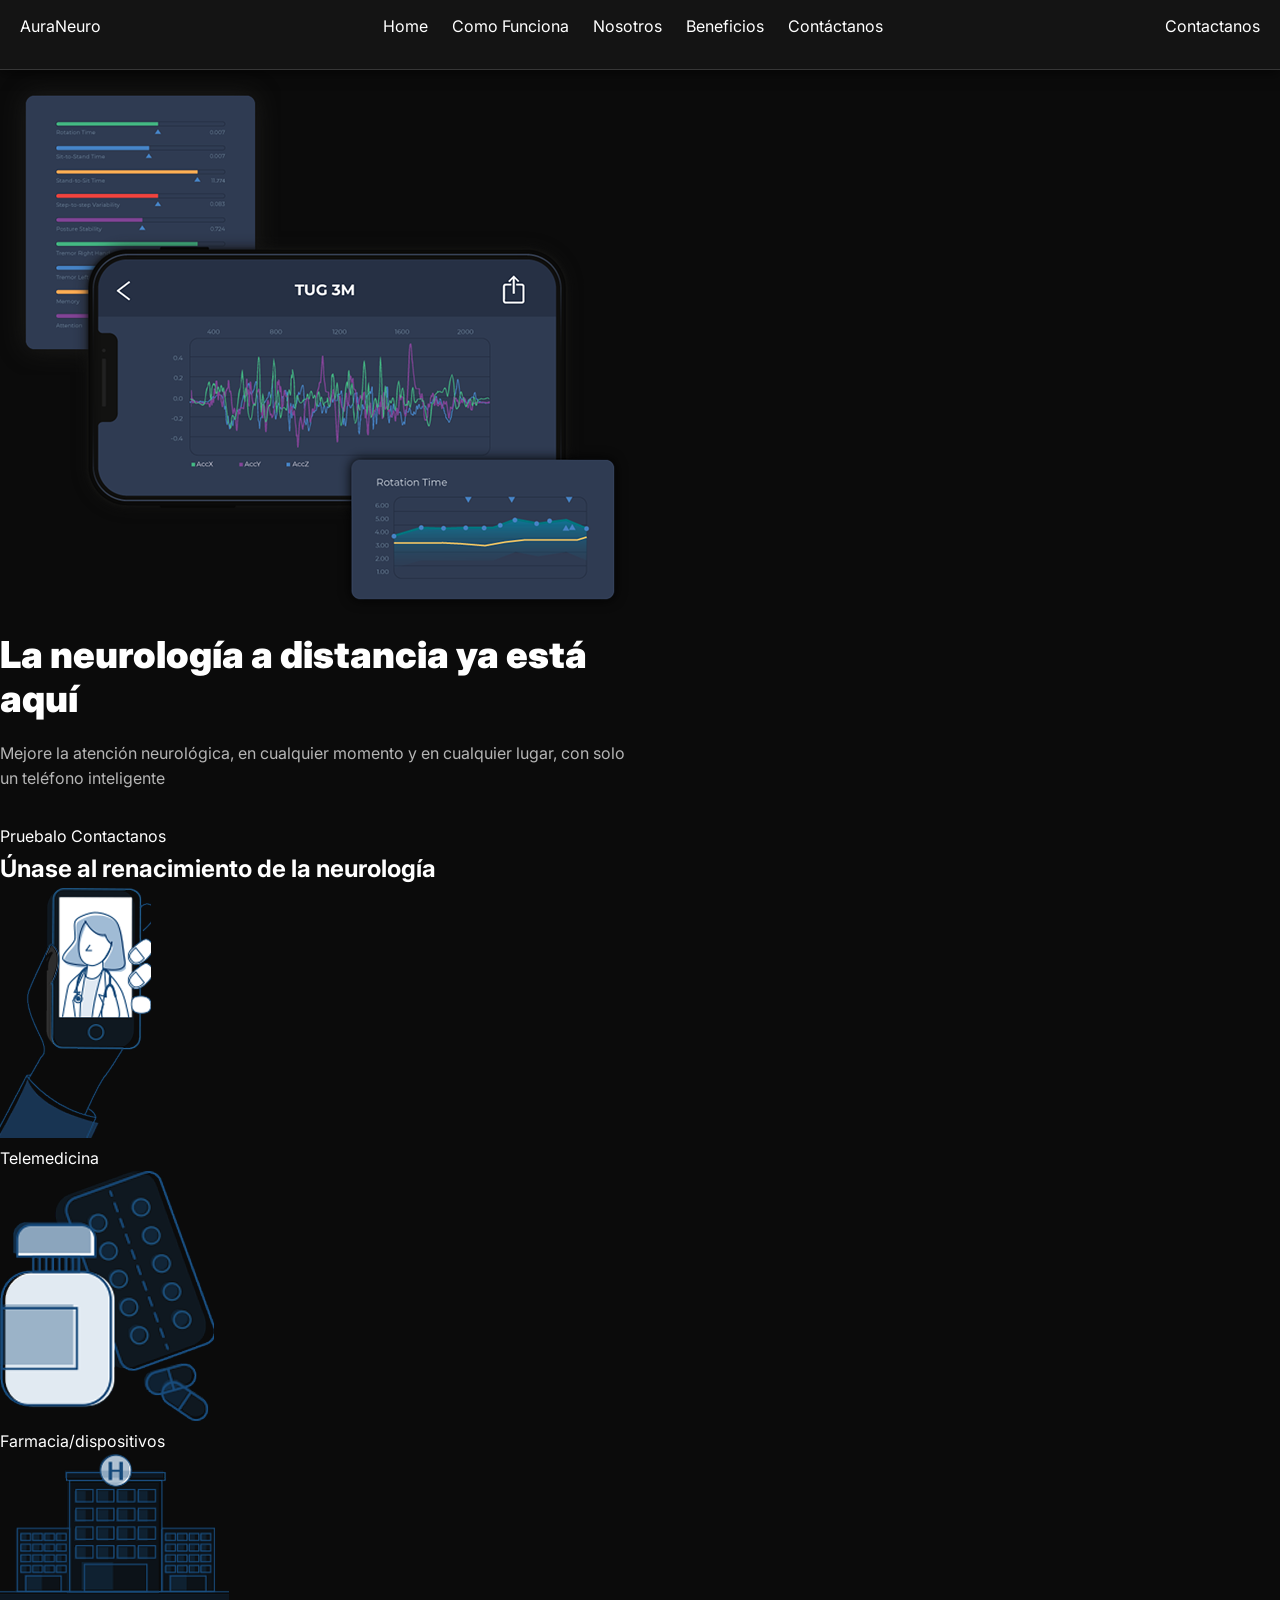
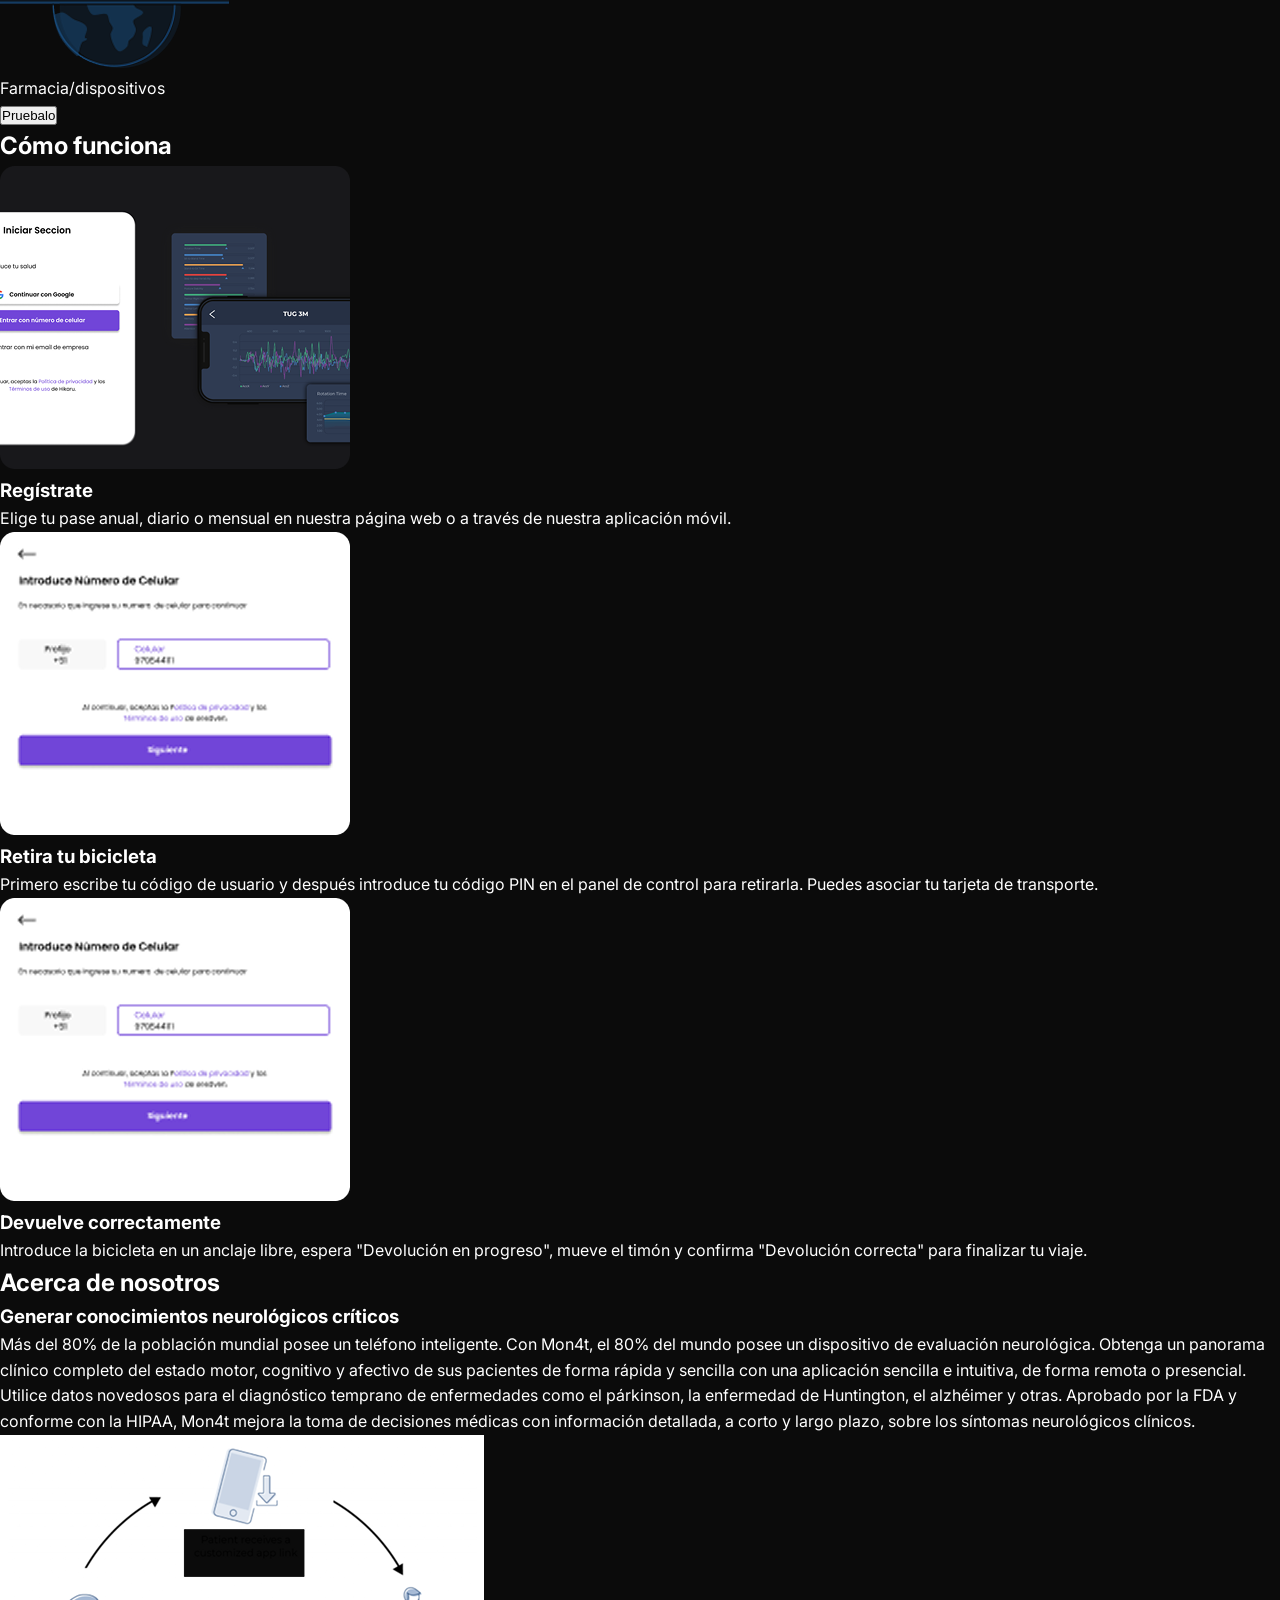
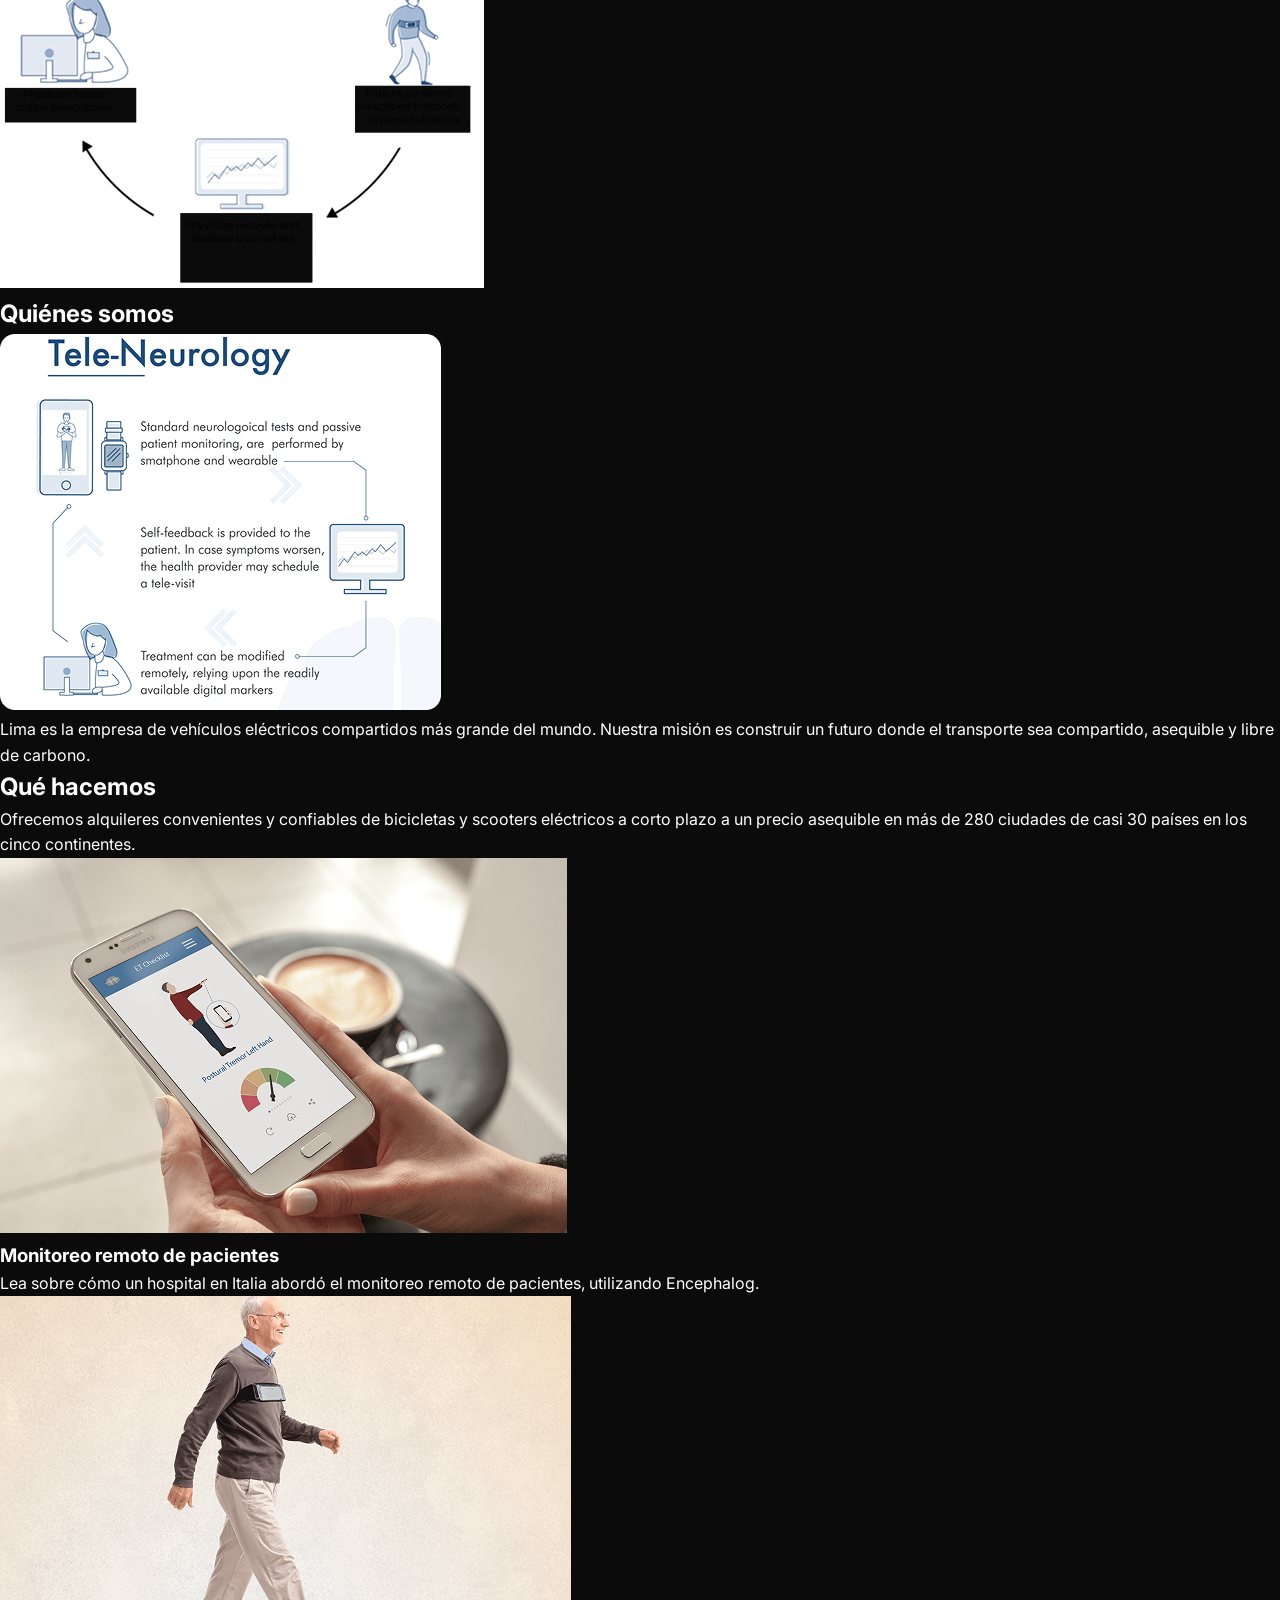
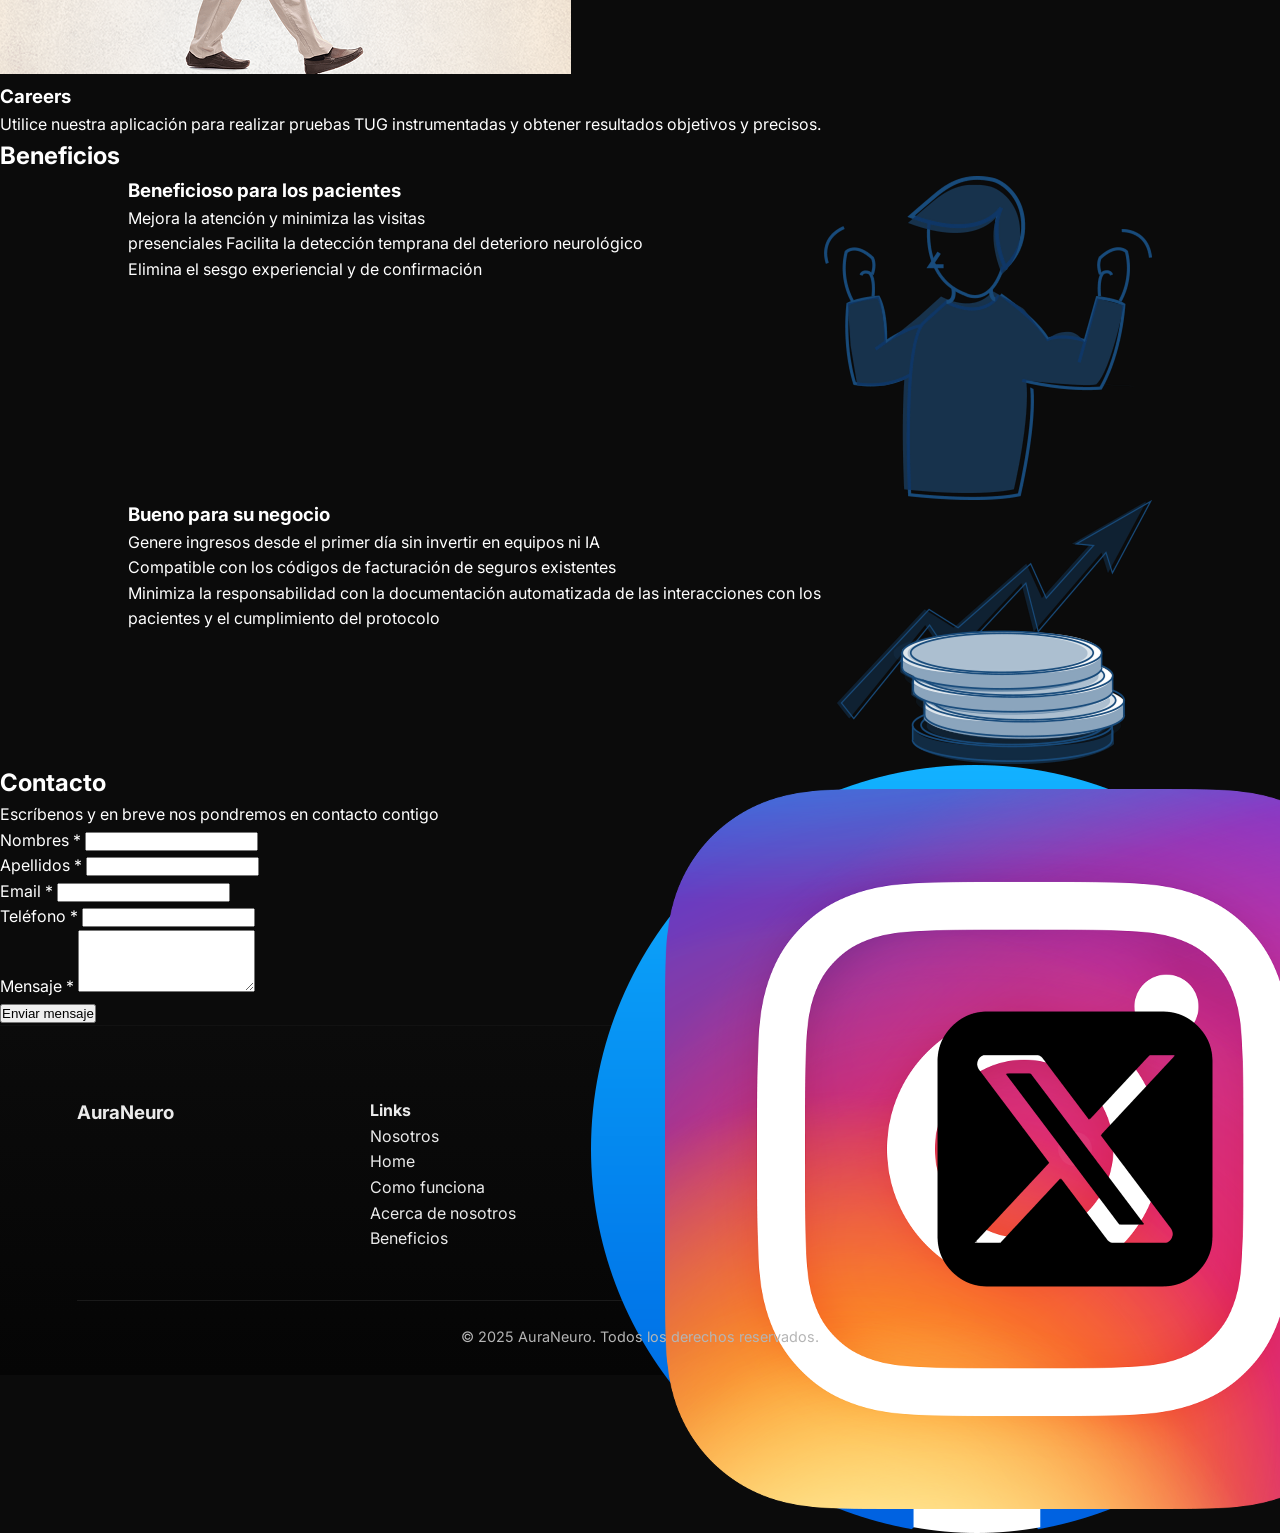
<file: Index.html>
<!doctype html>
<html lang="es">
<head>
  <meta charset="utf-8">
  <meta name="viewport" content="width=device-width, initial-scale=1">
  <title>AuraNeuro</title>
  <meta name="description" content="Página de inicio plantilla creada por ChatGPT.">
  <!-- Google Font -->
  <link rel="preconnect" href="https://fonts.gstatic.com">
  <link href="https://fonts.googleapis.com/css2?family=Inter:wght@300;400;600;700;900&display=swap" rel="stylesheet">
  <link rel="stylesheet" href="./Styles.css"></link>
</head>
<body>
  <!-- navbar -->
    <header class="navbar">
      <div class="navbar-container">
        <div class="brand">
          <a href="#">AuraNeuro</a>
        </div>

          <!-- hamburguer -->
        <button class="menu-toggle" aria-label="Abrir menú">
          &#9776;
          <!-- hamburger -->
        </button>

        <nav class="nav-links" aria-label="main-navigation">
          <ul>
            <li><a href="#Home">Home</a></li>
            <li><a href="#ComoFunciona">Como Funciona</a></li>
            <li><a href="#Nosotros">Nosotros</a></li>
            <li><a href="#Beneficios">Beneficios</a></li>
            <li><a href="#Contactanos">Contáctanos</a></li>
          </ul>
        </nav>

        <a class="download-btn" href="#Contactanos">Contactanos</a>
      </div>
    </header>

    <main>
      <!-- HERO -->
  <section class="hero" id="Home">
    <img src="./imgs/Grafics.png" class="hero-video"/>

    <!-- Contenido encima del video -->
    <div class="hero-content">
      <h1>La neurología a distancia ya está aquí</h1>
      <p>Mejore la atención neurológica, en cualquier momento y en cualquier lugar, con solo un teléfono inteligente</p>
      <div class="hero-buttons">
        <a href="#" class="btn btn-primary">Pruebalo</a>
        <a href="#" class="btn btn-outline">Contactanos</a>
      </div>
    </div>
  </section>

      <!-- vehicles Section (cards)-->
      <section class="vehicles-section" id="vehicles">
        <h2 class="title">Únase al renacimiento de la neurología</h2>
        <div class="container-vehicles">
          <div>
            <img src="./imgs/Rectangle 4 (1).png"/>
            <p>Telemedicina</p>
          </div>
          <div>
            <img src="./imgs/Rectangle 5 (1).png"/>
            <p>Farmacia/dispositivos</p>
          </div>
          <div>
            <img src="./imgs/Rectangle 6 (1).png"/>
            <p>Farmacia/dispositivos</p>
          </div>
        </div>

        <button>Pruebalo</button>
      </section>

      <!-- How it works section -->
       <section class="steps" id="ComoFunciona">
        <div class="steps-container">
          <h2>Cómo funciona</h2>
          <div class="steps-grid">
            <article class="step">
              <img src="imgs/Rectangle 17.png" alt="Registrate">
              <h3>Regístrate</h3>
              <p>Elige tu pase anual, diario o mensual en nuestra página web o a través de nuestra aplicación móvil.</p>
            </article>

            <article class="step">
              <img src="imgs/Rectangle 18.png" alt="Ingrsar numero">
              <h3>Retira tu bicicleta</h3>
              <p>Primero escribe tu código de usuario y después introduce tu código PIN en el panel de control para retirarla. Puedes asociar tu tarjeta de transporte.</p>
            </article>

            <article class="step">
              <img src="imgs/Rectangle 18.png" alt="verificar otp">
              <h3>Devuelve correctamente</h3>
              <p>Introduce la bicicleta en un anclaje libre, espera "Devolución en progreso", mueve el timón y confirma "Devolución correcta" para finalizar tu viaje.</p>
            </article>
          </div>
        </div>
       </section>

       <!-- About Section-->
        <section class="about-section" id="Nosotros">
  <h2>Acerca de nosotros</h2>
  <div class="container-about">
    <div class="about-text">
      <h3>Generar conocimientos neurológicos críticos</h3>
      <p>
        Más del 80% de la población mundial posee un teléfono inteligente. 
        Con Mon4t, el 80% del mundo posee un dispositivo de evaluación neurológica. 
        Obtenga un panorama clínico completo del estado motor, cognitivo y afectivo de sus pacientes 
        de forma rápida y sencilla con una aplicación sencilla e intuitiva, de forma remota o presencial. 
        Utilice datos novedosos para el diagnóstico temprano de enfermedades como el párkinson, 
        la enfermedad de Huntington, el alzhéimer y otras. 
        Aprobado por la FDA y conforme con la HIPAA, Mon4t mejora la toma de decisiones médicas con información detallada, 
        a corto y largo plazo, sobre los síntomas neurológicos clínicos.
      </p>
    </div>
    <div class="about-image">
      <img src="./imgs/image 10 (2).png" alt="Imagen sobre Mon4t">
    </div>
  </div>
</section>

        <!-- Who we are section -->
      <section class="about" id="about">
        <div class="about-left">
          <h2>Quiénes somos</h2>
          <div class="who-we-are">
            <img src="imgs/image 4.png" alt="TeleNeuro">
            <p>
              Lima es la empresa de vehículos eléctricos compartidos más grande del mundo. 
              Nuestra misión es construir un futuro donde el transporte sea compartido, 
              asequible y libre de carbono.
            </p>
          </div>
        </div>
        <div class="about-right">
          <h2>Qué hacemos</h2>
          <p>
            Ofrecemos alquileres convenientes y confiables de bicicletas y scooters 
            eléctricos a corto plazo a un precio asequible en más de 280 ciudades 
            de casi 30 países en los cinco continentes.
          </p>
        </div>
        <div class="contain-about-div">
          <div>
            <img src="./imgs/image 5.png">
            <h3>Monitoreo remoto de pacientes</h3>
            <p>Lea sobre cómo un hospital en Italia abordó el monitoreo remoto de pacientes, utilizando Encephalog.</p>
          </div>
          <div>
            <img src="./imgs/image 6.png"/>
            <h3>Careers</h3>
            <p>Utilice nuestra aplicación para realizar pruebas TUG instrumentadas y obtener resultados objetivos y precisos.</p>
          </div>
        </div>
      </section>

      <!-- Beneficies Section-->
       <section id="Beneficios">
        <h2>Beneficios</h2>
        <div style="display: flex; width: 80%; margin: auto;">
          <div style="width: 70%;">
              <h3>Beneficioso para los pacientes </h3>
            <ul>
              <li>Mejora la atención y minimiza las visitas</li>
              <li>presenciales Facilita la detección temprana del deterioro neurológico </li>
              <li>Elimina el sesgo experiencial y de confirmación</li>
            </ul>
          </div>
          <img src="./imgs/image 16.png"/>
        </div>
        <div style="display: flex; width: 80%; margin: auto;">
          <div style="width: 70%;">
            <h3>Bueno para su negocio </h3>
          <ul>
            <li>Genere ingresos desde el primer día sin invertir en equipos ni IA</li>
            <li>Compatible con los códigos de facturación de seguros existentes </li>
            <li> Minimiza la responsabilidad con la documentación automatizada de las interacciones con los pacientes y el cumplimiento del protocolo</li>
          </ul>
          </div>
          <img src="imgs/image 17.png"/>
        </div>
       </section>
       <!-- Contacts Section-->
       <section class="contact-section" id="Contactanos">
    <h1 class="contact-title">Contacto</h1>
    <p class="contact-subtitle">Escríbenos y en breve nos pondremos en contacto contigo</p>

    <form class="contact-form">
      <div class="form-group">
        <div class="form-field">
          <label for="nombre">Nombres *</label>
          <input type="text" id="nombre" name="nombre" required>
        </div>
        <div class="form-field">
          <label for="apellido">Apellidos *</label>
          <input type="text" id="apellido" name="apellido" required>
        </div>
      </div>

      <div class="form-group">
        <div class="form-field">
          <label for="email">Email *</label>
          <input type="email" id="email" name="email" required>
        </div>
        <div class="form-field">
          <label for="telefono">Teléfono *</label>
          <input type="tel" id="telefono" name="telefono" required>
        </div>
      </div>

      <div class="form-message">
        <label for="mensaje">Mensaje *</label>
        <textarea id="mensaje" name="mensaje" rows="4" required></textarea>
      </div>

      <button type="submit" class="btn-submit">Enviar mensaje</button>
    </form>
  </section>
    </main>
    <footer class="footer">
      <div class="footer-container">
        <div class="footer-brand">
          <h3>AuraNeuro</h3>
        </div>

        <div class="footer-links">
          <h4>Links</h4>
          <ul>
            <li><a href="#">Nosotros</a></li>
            <li><a href="#">Home</a></li>
            <li><a href="#">Como funciona</a></li>
            <li><a href="#">Acerca de nosotros</a></li>
            <li><a href="#">Beneficios</a></li>
          </ul>
        </div>

        <div class="footer-contact">
          <h4>Contáctanos</h4>
          <p>Email: support@auraNeuro.com</p>
          <p>Tel: +51 939 727 739</p>
        </div>

        <div class="footer-social">
          <h4>Síguenos</h4>
          <div class="social-icons">
            <a><img src="imgs/facebook.png" alt="Facebook"></a>
            <a><img src="imgs/instagram.png" alt="Instagram"></a>
            <a class="twitter-logo"><img src="imgs/twitter.png" alt="Twitter"></a>
          </div>
        </div>
      </div>

      <div class="footer-bottom">
        <p>&copy; 2025 AuraNeuro. Todos los derechos reservados.</p>
      </div>
    </footer>
</body>
</html>
</file>
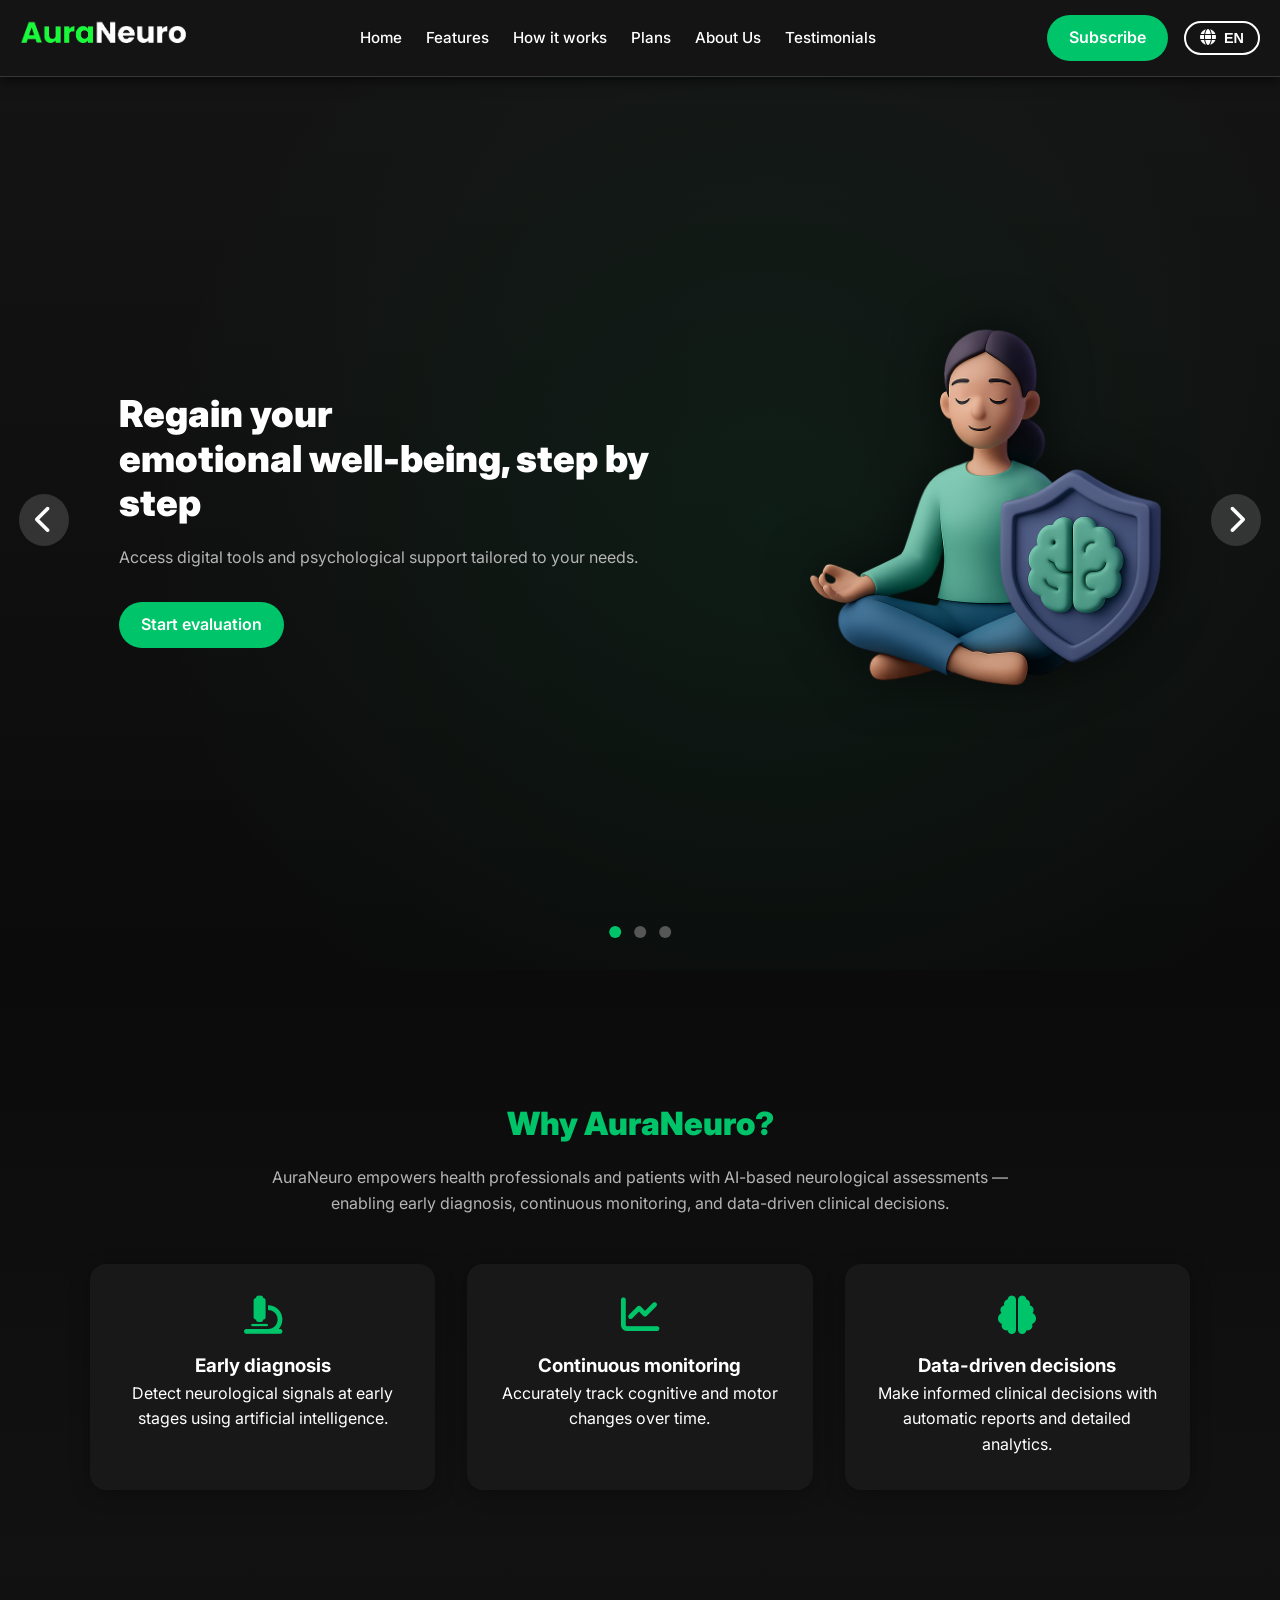
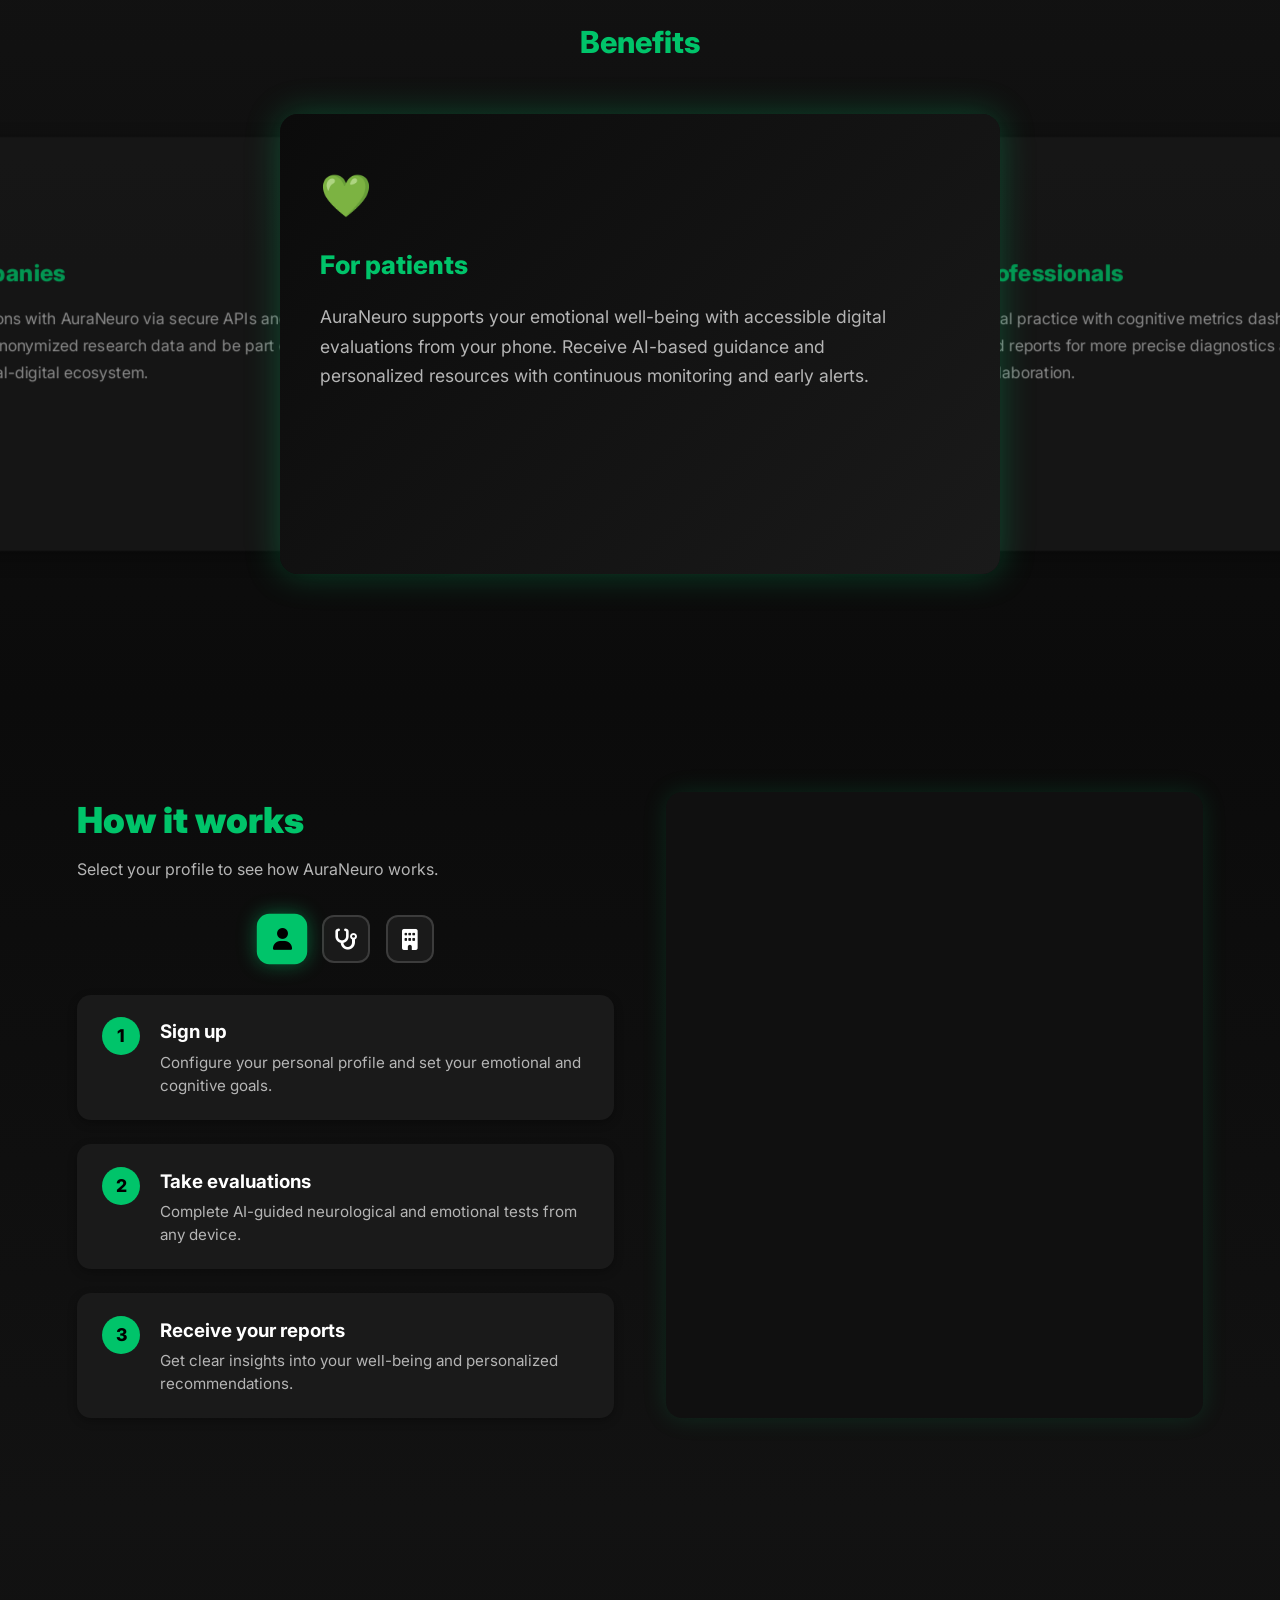
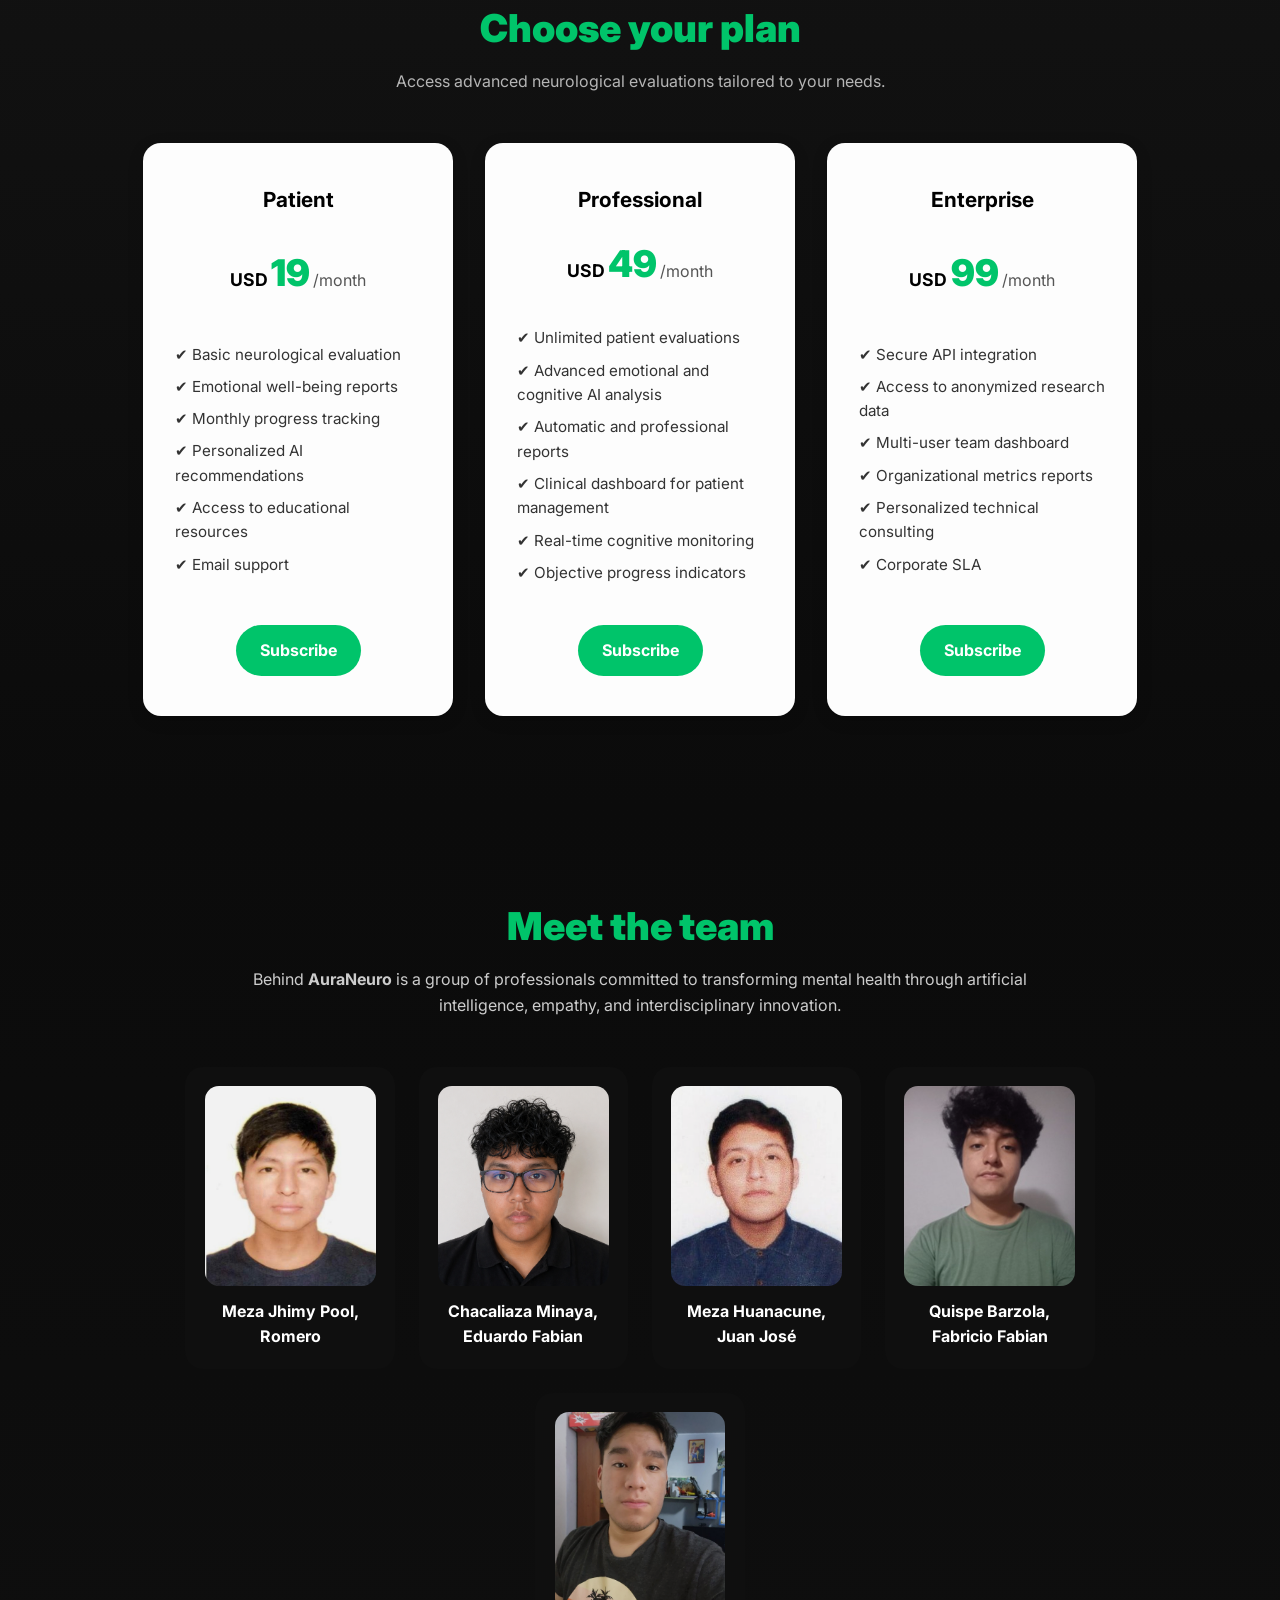
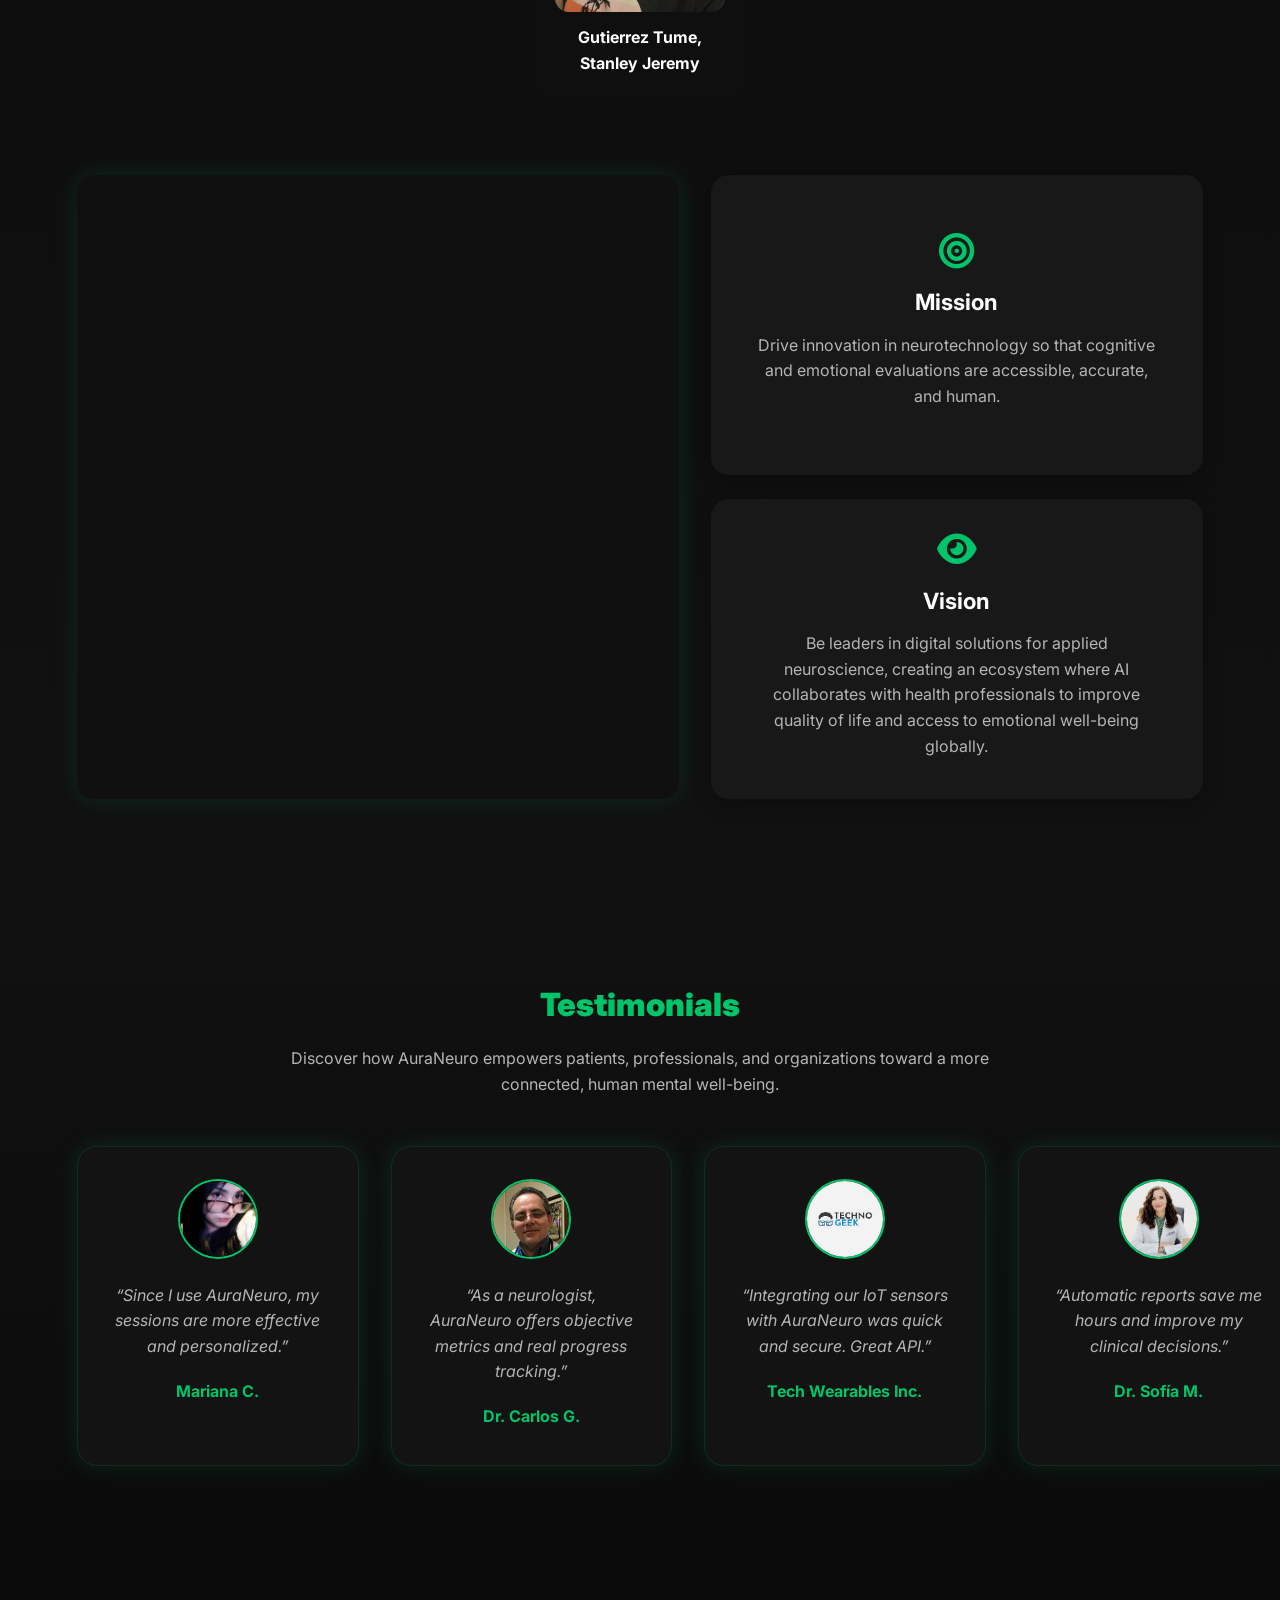
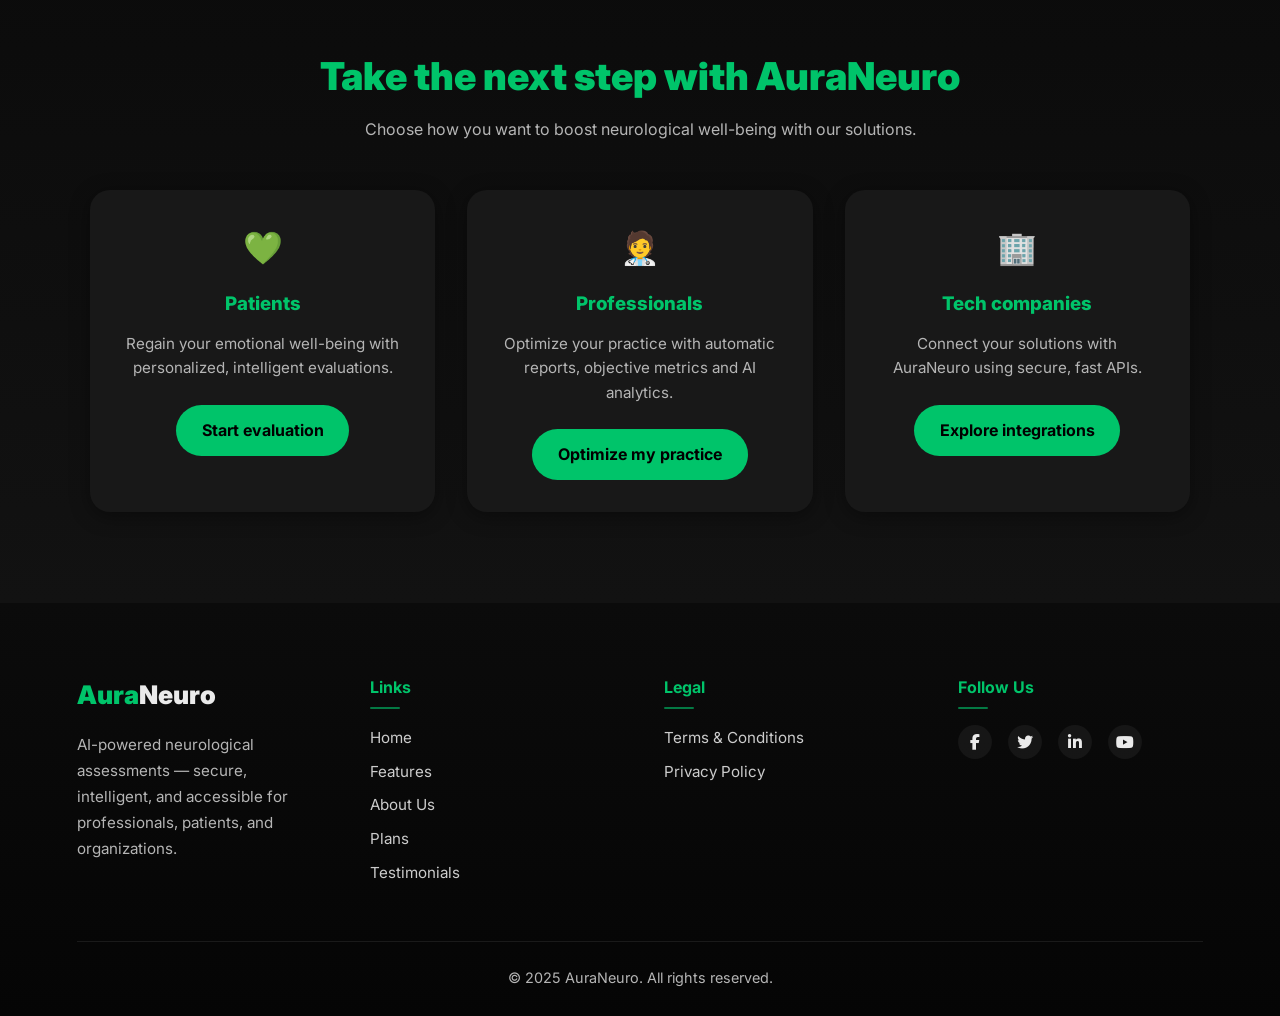
<file: index.html>
<!DOCTYPE html>
<html lang="es">
<head>
  <meta charset="UTF-8" />
  <meta name="viewport" content="width=device-width, initial-scale=1.0" />
  <title>AuraNeuro</title>

  <link href="https://fonts.googleapis.com/css2?family=Inter:wght@400;700;900&display=swap" rel="stylesheet">
  <link rel="stylesheet" href="https://cdnjs.cloudflare.com/ajax/libs/font-awesome/6.4.0/css/all.min.css">
  <link rel="stylesheet" href="styles.css">
  <script src="script.js" defer></script>
  <script src="language.js" defer></script>
</head>

<body class="bg-dark text-light">


<!-- ==== HEADER ==== -->
<header class="navbar bg-darker">
  <div class="navbar-container">
    <a href="#home" class="navbar-logo">
      <img src="imgs/logo.png" alt="AuraNeuro" />
    </a>

    <button class="menu-toggle" aria-label="Abrir menú">
      <i class="fa-solid fa-bars"></i>
    </button>

    <nav class="nav-links">
      <ul>
        <li><a href="index.html#home" class="nav-item" data-key="home">Inicio</a></li>
        <li><a href="index.html#features" class="nav-item" data-key="features">Características</a></li>
        <li><a href="index.html#how" class="nav-item" data-key="how">Cómo funciona</a></li>
        <li><a href="index.html#plans" class="nav-item" data-key="plans">Planes</a></li>
        <li><a href="index.html#team" class="nav-item" data-key="about">Sobre Nosotros</a></li>
        <li><a href="index.html#testimonials" class="nav-item" data-key="testimonials">Testimonios</a></li>
      </ul>
    </nav>

    <div class="header-actions">
      <a href="https://frontend-auro-neuro-two.vercel.app/" class="btn-main" data-key="subscribe">Suscribirse</a>
      <button class="lang-toggle">
        <span class="lang-icon"><i class="fa-solid fa-globe"></i></span>
        <span>ES</span>
      </button>
    </div>
  </div>
</header>

<!-- ==== HERO ==== -->
<section id="home" class="hero-carousel bg-gradient">
  <div class="carousel-container">

    <div class="carousel-slide active">
      <div class="hero-content">
        <h1 data-key="hero1_title">Recupera tu bienestar<br>emocional, paso a paso</h1>
        <p data-key="hero1_text">Accede a herramientas digitales y acompañamiento psicológico adaptado a tus necesidades.</p>
        <a href="#patients" class="btn-main" data-key="hero1_btn">Comenzar evaluación</a>
      </div>
      <div class="hero-image">
        <img src="imgs/slide1.png" alt="AuraNeuro pacientes bienestar">
      </div>
    </div>

    <div class="carousel-slide">
      <div class="hero-content">
        <h1 data-key="hero2_title">Gestiona tus pacientes<br>y tu práctica terapéutica de forma inteligente</h1>
        <p data-key="hero2_text">Administra sesiones, registros y progreso desde una sola plataforma diseñada para ti.</p>
        <a href="#professionals" class="btn-main" data-key="hero2_btn">Optimizar mi práctica</a>
      </div>
      <div class="hero-image">
        <img src="imgs/slide2.png" alt="AuraNeuro profesionales gestión">
      </div>
    </div>

    <div class="carousel-slide">
      <div class="hero-content">
        <h1 data-key="hero3_title">Integra tu tecnología<br>al futuro de la neurología digital</h1>
        <p data-key="hero3_text">Colabora con AuraNeuro y conecta tus dispositivos médicos mediante integraciones API seguras, compatibles con estándares internacionales.</p>
        <a href="#contact" class="btn-main" data-key="hero3_btn">Explorar integraciones</a>
      </div>
      <div class="hero-image">
        <img src="imgs/slide3.png" alt="AuraNeuro integración tecnológica">
      </div>
    </div>
  </div>

  <button class="carousel-control prev"><i class="fa-solid fa-chevron-left"></i></button>
  <button class="carousel-control next"><i class="fa-solid fa-chevron-right"></i></button>

  <div class="carousel-indicators">
    <span class="dot active"></span>
    <span class="dot"></span>
    <span class="dot"></span>
  </div>
</section>

<!-- ==== FEATURES ==== -->
<section id="features" class="value-prop-slider">

  <h2 data-key="features_title">¿Por qué AuraNeuro?</h2>
  <p class="subtitle" data-key="features_subtitle">
    AuraNeuro impulsa a profesionales de la salud y pacientes con evaluaciones neurológicas 
    basadas en IA — permitiendo diagnóstico temprano, monitoreo continuo y decisiones clínicas 
    basadas en datos.
  </p>

  <div class="value-cards">
    <div class="card">
      <i class="fa-solid fa-microscope"></i>
      <h3 data-key="feature_card1_title">Diagnóstico temprano</h3>
      <p data-key="feature_card1_text">Detecta señales neurológicas desde etapas iniciales con inteligencia artificial.</p>
    </div>
    <div class="card">
      <i class="fa-solid fa-chart-line"></i>
      <h3 data-key="feature_card2_title">Monitoreo continuo</h3>
      <p data-key="feature_card2_text">Seguimiento preciso de cambios cognitivos y motores a lo largo del tiempo.</p>
    </div>
    <div class="card">
      <i class="fa-solid fa-brain"></i>
      <h3 data-key="feature_card3_title">Decisiones basadas en datos</h3>
      <p data-key="feature_card3_text">Toma decisiones clínicas con reportes automáticos y análisis detallado.</p>
    </div>
  </div>
</section>

<!-- ==== ABOUT ==== -->
<section id="about" class="audience-benefits">
  <h2 data-key="about_title">Beneficios</h2>

  <div class="benefit-slider">
    <div class="benefit-track">

      <div class="benefit-card active">
        <div class="emoji">💚</div>
        <h3 data-key="about_card1_title">Pacientes</h3>
        <p data-key="about_card1_text">
          AuraNeuro te acompaña en tu proceso de bienestar emocional, ofreciendo evaluaciones 
          digitales accesibles desde tu móvil. Recibe orientación basada en IA y recursos 
          personalizados que ayudan a mejorar tu calidad de vida, con monitoreo constante 
          de tu progreso y alertas tempranas ante cambios significativos.
        </p>
      </div>

      <div class="benefit-card">
        <div class="emoji">🧑‍⚕️</div>
        <h3 data-key="about_card2_title">Profesionales de la salud</h3>
        <p data-key="about_card2_text">
          Optimiza tu práctica clínica con paneles de métricas cognitivas y reportes automáticos. 
          AuraNeuro transforma los datos de tus pacientes en insights útiles para diagnósticos más 
          precisos, seguimiento detallado y colaboración interdisciplinaria dentro del ecosistema digital.
        </p>
      </div>

      <div class="benefit-card">
        <div class="emoji">🏢</div>
        <h3 data-key="about_card3_title">Empresas tecnológicas</h3>
        <p data-key="about_card3_text">
          Integra tus soluciones con AuraNeuro mediante APIs seguras y estándares internacionales. 
          Accede a datos anonimizados para investigación, mejora tus productos y forma parte de 
          un ecosistema médico-digital interoperable orientado al bienestar mental global.
        </p>
      </div>

    </div>
  </div>
</section>

<!-- ==== HOW ==== -->
<section id="how" class="how-it-works">
  <div class="container">
    <div class="how-content">
      <div class="steps-column">
        <h2 data-key="how_title">Cómo funciona</h2>
        <p class="subtitle" data-key="how_subtitle">Selecciona tu perfil para ver cómo funciona AuraNeuro.</p>

        <div class="how-selector">
          <button class="how-icon active" data-target="paciente">
            <i class="fa-solid fa-user"></i>
          </button>

          <button class="how-icon" data-target="profesional">
            <i class="fa-solid fa-stethoscope"></i>
          </button>

          <button class="how-icon" data-target="empresarial">
            <i class="fa-solid fa-building"></i>
          </button>
        </div>

        <div class="steps">
          <div class="step-card">
            <div class="step-number">1</div>
            <div class="step-info">
              <h3 data-key="how_step1_title">Regístrate</h3>
              <p data-key="how_step1_text">Configura tu perfil personal y elige tus objetivos emocionales y cognitivos.</p>
            </div>
          </div>

          <div class="step-card">
            <div class="step-number">2</div>
            <div class="step-info">
              <h3 data-key="how_step2_title">Realiza evaluaciones</h3>
              <p data-key="how_step2_text">Completa pruebas neurológicas y emocionales guiadas por IA desde cualquier dispositivo.</p>
            </div>
          </div>

          <div class="step-card">
            <div class="step-number">3</div>
            <div class="step-info">
              <h3 data-key="how_step3_title">Recibe tus reportes</h3>
              <p data-key="how_step3_text">Obtén análisis claros de tu bienestar y recomendaciones para mejorar día a día.</p>
            </div>
          </div>
        </div>
      </div>

      <div class="video-column">
        <div class="video-wrapper">
          <iframe
            src="https://www.youtube.com/embed/hK7kSaYTNz8?rel=0&controls=1"
            title="About AuraNeuro"
            frameborder="0"
            allowfullscreen>
          </iframe>
        </div>
      </div>
    </div>
  </div>
</section>


<!-- ==== PLANS ==== -->
<section id="plans" class="pricing-section">
  <div class="container">
    <h2 data-key="plans_title">Elige tu plan</h2>
    <p class="subtitle" data-key="plans_subtitle">Accede a evaluaciones neurológicas avanzadas adaptadas a tus necesidades.</p>

    <div class="pricing-cards">

      <!-- PLAN PLUS -->
      <div class="plan-card">
        <h3 data-key="plan_plus_title">Paciente</h3>
        <div class="price">
          <span class="currency">USD</span>
          <span class="amount">19</span>
          <span class="period" data-key="plan_period">/mes</span>
        </div>
        <ul class="features">
          <li data-key="plan_paciente_item1">✔ Evaluaciones neurológicas básicas</li>
          <li data-key="plan_paciente_item2">✔ Reportes de bienestar emocional</li>
          <li data-key="plan_paciente_item3">✔ Seguimiento del progreso mensual</li>
          <li data-key="plan_paciente_item4">✔ Recomendaciones personalizadas con IA</li>
          <li data-key="plan_paciente_item5">✔ Acceso a recursos educativos</li>
          <li data-key="plan_paciente_item6">✔ Soporte por correo</li>
        </ul>
        <a href="https://frontend-auro-neuro-two.vercel.app/" class="btn-main" data-key="plan_btn">Suscribirse</a>
      </div>

      <!-- PLAN PRO -->
      <div class="plan-card">
        <h3 data-key="plan_pro_title">Profesional</h3>
        <div class="price">
          <span class="currency">USD</span>
          <span class="amount">49</span>
          <span class="period" data-key="plan_period">/mes</span>
        </div>
        <ul class="features">
          <li data-key="plan_profesional_item1">✔ Evaluaciones ilimitadas para pacientes</li>
          <li data-key="plan_profesional_item2">✔ Análisis emocional y cognitivo avanzado con IA</li>
          <li data-key="plan_profesional_item3">✔ Reportes automáticos y profesionales</li>
          <li data-key="plan_profesional_item4">✔ Panel clínico para gestión de pacientes</li>
          <li data-key="plan_profesional_item5">✔ Monitoreo cognitivo en tiempo real</li>
          <li data-key="plan_profesional_item6">✔ Indicadores de progreso objetivos</li>
        </ul>
        <a href="https://frontend-auro-neuro-two.vercel.app/" class="btn-main" data-key="plan_btn">Suscribirse</a>
      </div>

      <!-- PLAN ENTERPRISE -->
      <div class="plan-card">
        <h3 data-key="plan_enterprise_title">Empresarial</h3>
        <div class="price">
          <span class="currency">USD</span>
          <span class="amount">99</span>
          <span class="period" data-key="plan_period">/mes</span>
        </div>
        <ul class="features">
          <li data-key="plan_empresarial_item1">✔ Integración mediante API segura</li>
          <li data-key="plan_empresarial_item2">✔ Acceso a datos anonimizados para investigación</li>
          <li data-key="plan_empresarial_item3">✔ Panel multiusuario para equipos</li>
          <li data-key="plan_empresarial_item4">✔ Reportes de métricas organizacionales</li>
          <li data-key="plan_empresarial_item5">✔ Consultoría técnica personalizada</li>
          <li data-key="plan_empresarial_item6">✔ SLA corporativo</li>
        </ul>
        <a href="https://frontend-auro-neuro-two.vercel.app/" class="btn-main" data-key="plan_btn">Suscribirse</a>
      </div>

    </div>
  </div>
</section>


<!-- ==== TEAM ==== -->
<section id="team" class="team-section">
  <div class="container">
    <h2 data-key="team_title">Conoce al equipo</h2>
    <p class="subtitle" data-key="team_subtitle">
      Detrás de <strong>AuraNeuro</strong> está un grupo de profesionales comprometidos con transformar la salud mental 
      a través de la inteligencia artificial, la empatía y la innovación interdisciplinaria.
    </p>

    <div class="team-grid">
      <div class="team-member">
        <img src="imgs/Jhimy.jpg" alt="Jhimy">
        <h4 data-key="team_jhimy">Meza Jhimy Pool, Romero</h4>
      </div>
      <div class="team-member">
        <img src="imgs/Eduardo.jpg" alt="Eduardo">
        <h4 data-key="team_eduardo">Chacaliaza Minaya, Eduardo Fabian</h4>
      </div>
      <div class="team-member">
        <img src="imgs/Juan.jpg" alt="Juan">
        <h4 data-key="team_juan">Meza Huanacune, Juan José</h4>
      </div>
      <div class="team-member">
        <img src="imgs/Fabricio.jpg" alt="Fabricio">
        <h4 data-key="team_fabricio">Quispe Barzola, Fabricio Fabian</h4>
      </div>
      <div class="team-member">
        <img src="imgs/Stanley.jpg" alt="Stanley">
        <h4 data-key="team_stanley">Gutierrez Tume, Stanley Jeremy</h4>
      </div>
    </div>

    <div class="team-row-horizontal">
      <div class="video-wrapper clean">
        <iframe 
          src="https://www.youtube.com/embed/mHxw47HAfVY?rel=0&controls=1" 
          title="Video del equipo AuraNeuro"
          frameborder="0"
          allowfullscreen>
        </iframe>
      </div>

      <div class="mission-vision-column">
        <div class="info-card modern">
          <i class="fa-solid fa-bullseye"></i>
          <h3 data-key="team_mission_title">Misión</h3>
          <p data-key="team_mission_text">
            Impulsar la innovación en neurotecnología para que las evaluaciones cognitivas 
            y emocionales sean accesibles, precisas y humanas. Conectamos ciencia y tecnología 
            con empatía, promoviendo un bienestar mental sostenible en la sociedad.
          </p>
        </div>

        <div class="info-card modern">
          <i class="fa-solid fa-eye"></i>
          <h3 data-key="team_vision_title">Visión</h3>
          <p data-key="team_vision_text">
            Ser líderes en soluciones digitales para la neurociencia aplicada, 
            creando un ecosistema donde la inteligencia artificial colabore con los profesionales 
            de la salud para mejorar la calidad de vida y el acceso al bienestar emocional global.
          </p>
        </div>
      </div>
    </div>
  </div>
</section>

<!-- ==== TESTIMONIALS ==== -->
<section id="testimonials" class="testimonials">
  <h2 data-key="testimonials_title">Testimonios</h2>
  <p class="subtitle" data-key="testimonials_subtitle">
    Descubre cómo AuraNeuro impulsa a pacientes, profesionales y organizaciones hacia un bienestar mental más conectado y humano.
  </p>

  <div class="testimonial-carousel">
    <div class="testimonial-track" data-duplicate="">

      <div class="testimonial-card">
        <img src="imgs/test1.jpg" alt="Foto Mariana C.">
        <p data-key="testimonial_1_text">“Desde que uso AuraNeuro, mis sesiones son más efectivas y personalizadas.”</p>
        <h4 data-key="testimonial_1_name">Mariana C.</h4>
      </div>

      <div class="testimonial-card">
        <img src="imgs/test2.jpg" alt="Foto Dr. Carlos G.">
        <p data-key="testimonial_2_text">“Como neurólogo, AuraNeuro me ofrece métricas objetivas y un seguimiento real del progreso.”</p>
        <h4 data-key="testimonial_2_name">Dr. Carlos G.</h4>
      </div>

      <div class="testimonial-card">
        <img src="imgs/test3.jpg" alt="Foto Tech Wearables">
        <p data-key="testimonial_3_text">“Integrar nuestros sensores IoT con AuraNeuro fue rápido y seguro. Excelente API.”</p>
        <h4 data-key="testimonial_3_name">Tech Wearables S.A.</h4>
      </div>

      <div class="testimonial-card">
        <img src="imgs/test4.jpg" alt="Foto Dra. Sofía M.">
        <p data-key="testimonial_4_text">“Los reportes automáticos me ahorran horas y mejoran mis decisiones clínicas.”</p>
        <h4 data-key="testimonial_4_name">Dra. Sofía M.</h4>
      </div>

      <div class="testimonial-card">
        <img src="imgs/test5.jpg" alt="Foto Clínica StarSalud">
        <p data-key="testimonial_5_text">“Con AuraNeuro hemos optimizado la atención cognitiva de nuestros pacientes.”</p>
        <h4 data-key="testimonial_5_name">Clínica NeuroViva</h4>
      </div>

    </div>
  </div>
</section>

<!-- ==== CTA ==== -->
<section id="cta" class="cta-segmented">
  <h2 data-key="cta_title">Da el siguiente paso con AuraNeuro</h2>
  <p class="subtitle" data-key="cta_subtitle">
    Elige cómo deseas impulsar el bienestar neurológico con nuestras soluciones.
  </p>

  <div class="cta-cards">

  <!-- CTA 1: Pacientes -->
  <div class="cta-card">
    <div class="emoji">💚</div>
    <h3 data-key="cta_1_title">Pacientes</h3>
    <p data-key="cta_1_text">Recupera tu bienestar emocional con evaluaciones personalizadas y seguimiento inteligente.</p>
    <a href="https://frontend-auro-neuro-two.vercel.app/" class="btn-cta" data-key="cta_1_btn">Comenzar evaluación</a>
  </div>

  <!-- CTA 2: Profesionales -->
  <div class="cta-card">
    <div class="emoji">🧑‍⚕️</div>
    <h3 data-key="cta_2_title">Profesionales</h3>
    <p data-key="cta_2_text">Optimiza tu práctica con reportes automáticos, métricas objetivas y análisis con IA.</p>
    <a href="https://frontend-auro-neuro-two.vercel.app/" class="btn-cta" data-key="cta_2_btn">Optimizar mi práctica</a>
  </div>

  <!-- CTA 3: Empresas tecnológicas -->
  <div class="cta-card">
    <div class="emoji">🏢</div>
    <h3 data-key="cta_3_title">Empresas tecnológicas</h3>
    <p data-key="cta_3_text">Conecta tus soluciones con AuraNeuro mediante integraciones API seguras y rápidas.</p>
    <a href="https://frontend-auro-neuro-two.vercel.app/" class="btn-cta" data-key="cta_3_btn">Explorar integraciones</a>
  </div>

  </div>
</section>

<!-- ==== FOOTER ==== -->
<footer class="footer">
  <div class="footer-container">
    
    <!-- Marca y descripción -->
    <div class="footer-col brand">
      <h3 class="logo"><span class="highlight">Aura</span>Neuro</h3>
      <p data-key="footer_description">
        Evaluaciones neurológicas impulsadas por IA, seguras, inteligentes y accesibles 
        para profesionales, pacientes y organizaciones.
      </p>
    </div>

    <!-- Enlaces -->
    <div class="footer-col">
      <h4 data-key="footer_links_title">Enlaces</h4>
      <ul>
        <li><a href="#home" data-key="footer_link_home">Inicio</a></li>
        <li><a href="#features" data-key="footer_link_features">Características</a></li>
        <li><a href="#about" data-key="footer_link_about">Sobre Nosotros</a></li>
        <li><a href="#plans" data-key="footer_link_plans">Planes</a></li>
        <li><a href="#testimonials" data-key="footer_link_testimonials">Testimonios</a></li>
      </ul>
    </div>

    <!-- Legal -->
    <div class="footer-col">
      <h4 data-key="footer_legal_title">Legal</h4>
      <ul>
        <li><a href="terminos.html" data-key="footer_legal_terms">Términos y condiciones</a></li>
        <li><a href="privacidad.html" data-key="footer_legal_privacy">Política de privacidad</a></li>
      </ul>
    </div>

    <!-- Redes sociales -->
    <div class="footer-col social">
      <h4 data-key="footer_social_title">Síguenos</h4>
      <div class="social-icons">
        <a href="#" aria-label="Facebook"><i class="fab fa-facebook-f"></i></a>
        <a href="#" aria-label="Twitter"><i class="fab fa-twitter"></i></a>
        <a href="#" aria-label="LinkedIn"><i class="fab fa-linkedin-in"></i></a>
        <a href="#" aria-label="YouTube"><i class="fab fa-youtube"></i></a>
      </div>
    </div>
  </div>

  <!-- Línea inferior -->
  <div class="footer-bottom">
    <p data-key="footer_bottom_text">
      © 2025 <span class="highlight">AuraNeuro</span>. Todos los derechos reservados.
    </p>
  </div>
</footer>

</body>
</html>
</file>
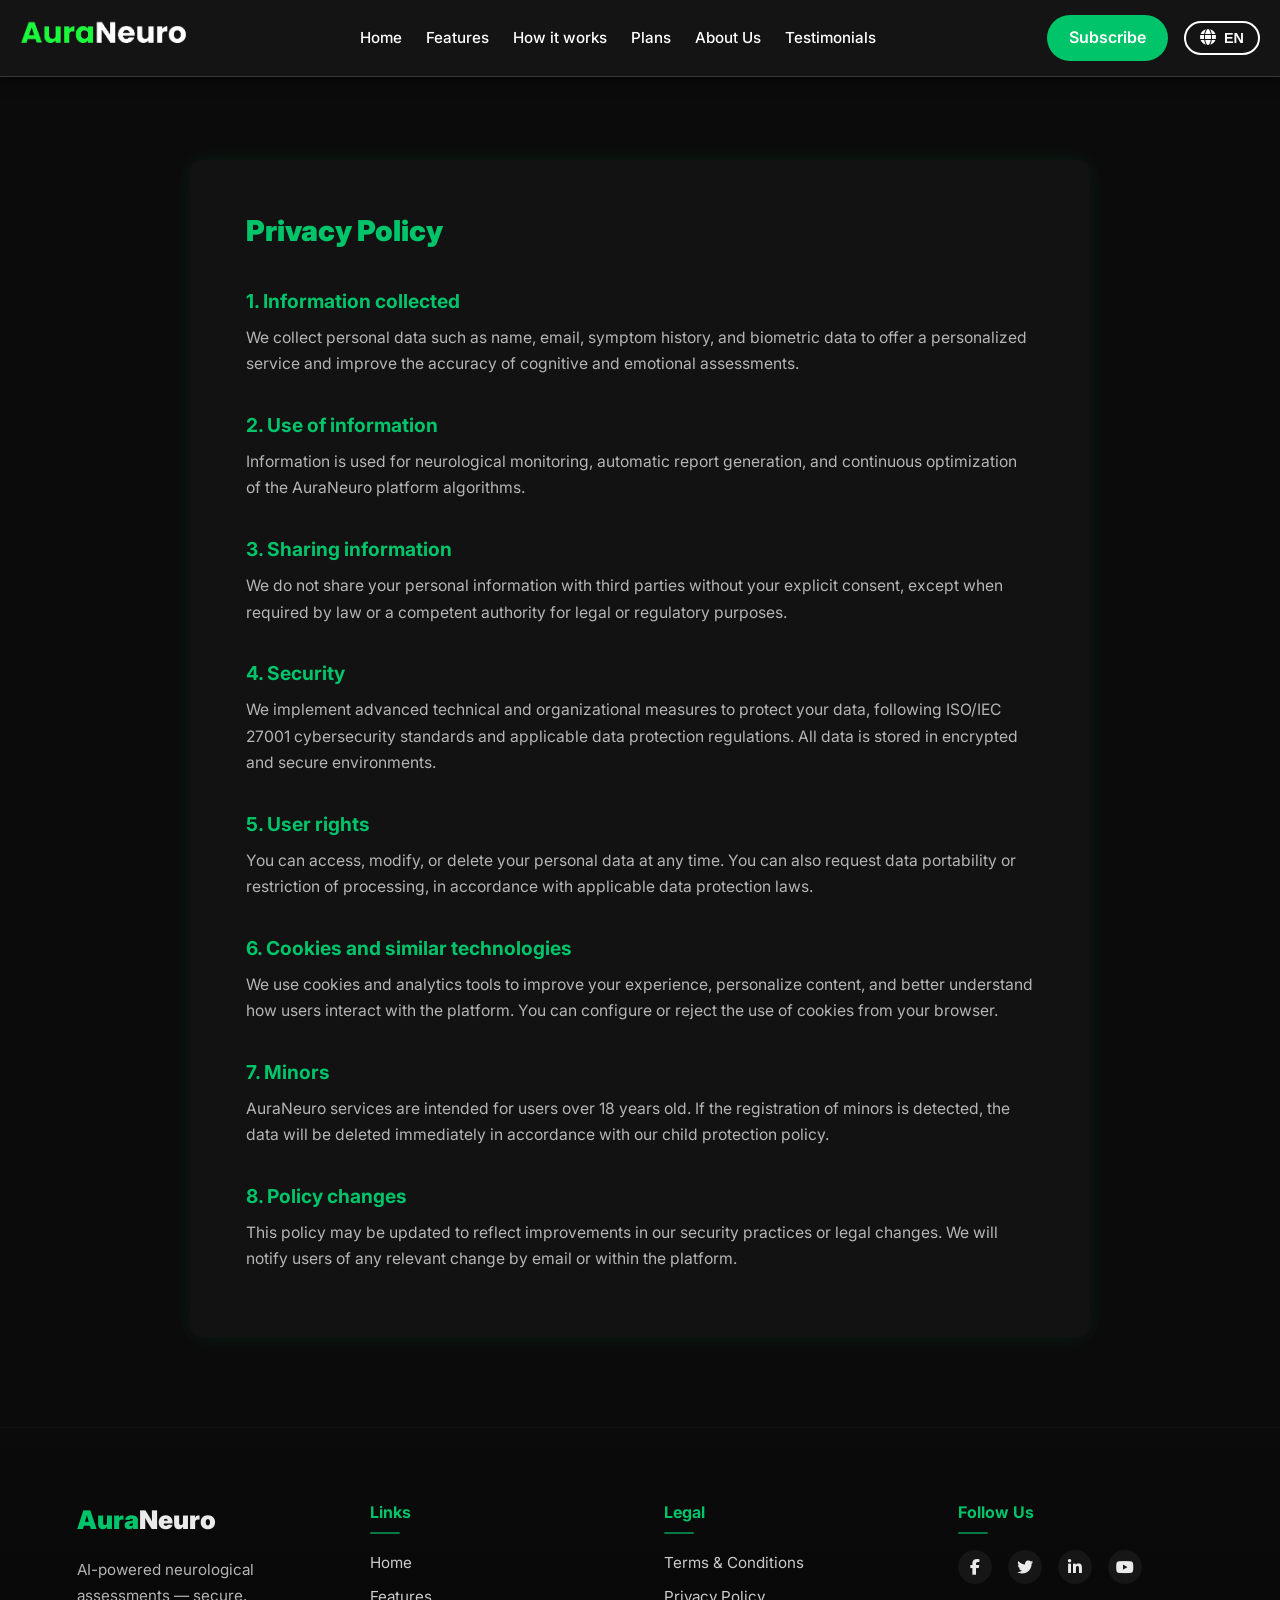
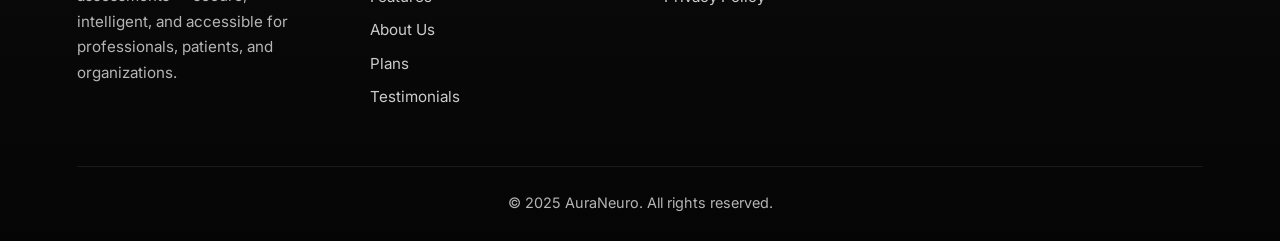
<file: privacidad.html>
<!DOCTYPE html>
<html lang="es">
<head>
  <meta charset="UTF-8">
  <meta name="viewport" content="width=device-width, initial-scale=1.0">
  <title data-key="privacy_title">Política de Privacidad | AuraNeuro</title>

  <!-- Fuentes y estilos -->
  <link href="https://fonts.googleapis.com/css2?family=Inter:wght@400;700;900&display=swap" rel="stylesheet">
  <link rel="stylesheet" href="https://cdnjs.cloudflare.com/ajax/libs/font-awesome/6.4.0/css/all.min.css">
  <link rel="stylesheet" href="styles.css">
  <script src="script.js" defer></script>
  <script src="language.js" defer></script>
</head>

<body class="bg-dark text-light">

<!-- ==== HEADER ==== -->
<header class="navbar bg-darker">
  <div class="navbar-container">
    <a href="#home" class="navbar-logo">
      <img src="imgs/logo.png" alt="AuraNeuro" />
    </a>

    <button class="menu-toggle" aria-label="Abrir menú">
      <i class="fa-solid fa-bars"></i>
    </button>

    <nav class="nav-links">
      <ul>
        <li><a href="index.html#home" class="nav-item" data-key="home">Inicio</a></li>
        <li><a href="index.html#features" class="nav-item" data-key="features">Características</a></li>
        <li><a href="index.html#how" class="nav-item" data-key="how">Cómo funciona</a></li>
        <li><a href="index.html#plans" class="nav-item" data-key="plans">Planes</a></li>
        <li><a href="index.html#team" class="nav-item" data-key="about">Sobre Nosotros</a></li>
        <li><a href="index.html#testimonials" class="nav-item" data-key="testimonials">Testimonios</a></li>
      </ul>
    </nav>

    <div class="header-actions">
      <a href="index.html#plans" class="btn-main" data-key="subscribe">Suscribirse</a>
      <button class="lang-toggle">
        <span class="lang-icon"><i class="fa-solid fa-globe"></i></span>
        <span>ES</span>
      </button>
    </div>
  </div>
</header>

<!-- ==== CONTENT ==== -->
<main class="legal-section">
  <div class="legal-container">
    <h1 data-key="privacy_heading">Política de Privacidad</h1>

    <h2 data-key="privacy_section1_title">1. Información recopilada</h2>
    <p data-key="privacy_section1_text">
      Recopilamos información personal como nombre, correo electrónico, historial de síntomas, 
      y datos biométricos con el fin de ofrecer un servicio personalizado y mejorar la precisión 
      de las evaluaciones cognitivas y emocionales.
    </p>

    <h2 data-key="privacy_section2_title">2. Uso de la información</h2>
    <p data-key="privacy_section2_text">
      La información se utiliza para monitoreo neurológico, generación de reportes automáticos y 
      optimización continua de los algoritmos de la plataforma AuraNeuro.
    </p>

    <h2 data-key="privacy_section3_title">3. Compartir información</h2>
    <p data-key="privacy_section3_text">
      No compartimos tu información personal con terceros sin tu consentimiento explícito, 
      salvo cuando la ley o una autoridad competente lo requiera para fines legales o regulatorios.
    </p>

    <h2 data-key="privacy_section4_title">4. Seguridad</h2>
    <p data-key="privacy_section4_text">
      Implementamos medidas técnicas y organizativas avanzadas para proteger tus datos, 
      siguiendo los estándares de ciberseguridad ISO/IEC 27001 y las normativas de protección 
      de datos personales aplicables. Todos los datos se almacenan en entornos cifrados y seguros.
    </p>

    <h2 data-key="privacy_section5_title">5. Derechos del usuario</h2>
    <p data-key="privacy_section5_text">
      Podrás acceder, modificar o eliminar tus datos personales en cualquier momento. 
      También puedes solicitar la portabilidad de tus datos o la limitación de su tratamiento, 
      conforme a las leyes de protección de datos vigentes.
    </p>

    <h2 data-key="privacy_section6_title">6. Cookies y tecnologías similares</h2>
    <p data-key="privacy_section6_text">
      Utilizamos cookies y herramientas de análisis para mejorar tu experiencia, personalizar 
      el contenido y entender mejor cómo interactúan los usuarios con la plataforma. 
      Puedes configurar o rechazar el uso de cookies desde tu navegador.
    </p>

    <h2 data-key="privacy_section7_title">7. Menores de edad</h2>
    <p data-key="privacy_section7_text">
      Los servicios de AuraNeuro están dirigidos a usuarios mayores de 18 años. 
      En caso de detectar el registro de menores, los datos serán eliminados de inmediato 
      conforme a nuestra política de protección de la infancia.
    </p>

    <h2 data-key="privacy_section8_title">8. Cambios en la política</h2>
    <p data-key="privacy_section8_text">
      Esta política puede actualizarse para reflejar mejoras en nuestras prácticas de seguridad 
      o cambios legales. Notificaremos a los usuarios sobre cualquier cambio relevante por correo 
      o dentro de la plataforma.
    </p>
  </div>
</main>

<!-- ==== FOOTER ==== -->
<footer class="footer">
  <div class="footer-container">
    <div class="footer-col brand">
      <h3 class="logo"><span class="highlight">Aura</span>Neuro</h3>
      <p data-key="footer_description">
        Evaluaciones neurológicas impulsadas por IA, seguras, inteligentes y accesibles 
        para profesionales, pacientes y organizaciones.
      </p>
    </div>

  <div class="footer-col">
    <h4 data-key="footer_links_title">Enlaces</h4>
      <ul>
        <li><a href="index.html#home" data-key="footer_link_home">Inicio</a></li>
        <li><a href="index.html#features" data-key="footer_link_features">Características</a></li>
        <li><a href="index.html#about" data-key="footer_link_about">Sobre Nosotros</a></li>
        <li><a href="index.html#plans" data-key="footer_link_plans">Planes</a></li>
        <li><a href="index.html#testimonials" data-key="footer_link_testimonials">Testimonios</a></li>
      </ul>
    </div>

  <div class="footer-col">
    <h4 data-key="footer_legal_title">Legal</h4>
      <ul>
        <li><a href="terminos.html" data-key="footer_legal_terms">Términos y condiciones</a></li>
        <li><a href="privacidad.html" data-key="footer_legal_privacy">Política de privacidad</a></li>
      </ul>
    </div>

  <div class="footer-col social">
    <h4 data-key="footer_social_title">Síguenos</h4>
      <div class="social-icons">
        <a href="#"><i class="fab fa-facebook-f"></i></a>
        <a href="#"><i class="fab fa-twitter"></i></a>
        <a href="#"><i class="fab fa-linkedin-in"></i></a>
        <a href="#"><i class="fab fa-youtube"></i></a>
      </div>
    </div>
  </div>

  <div class="footer-bottom">
    <p data-key="footer_bottom_text">
      © 2025 <span class="highlight">AuraNeuro</span>. Todos los derechos reservados.
      </p>
  </div>
</footer>

</body>
</html>
</file>
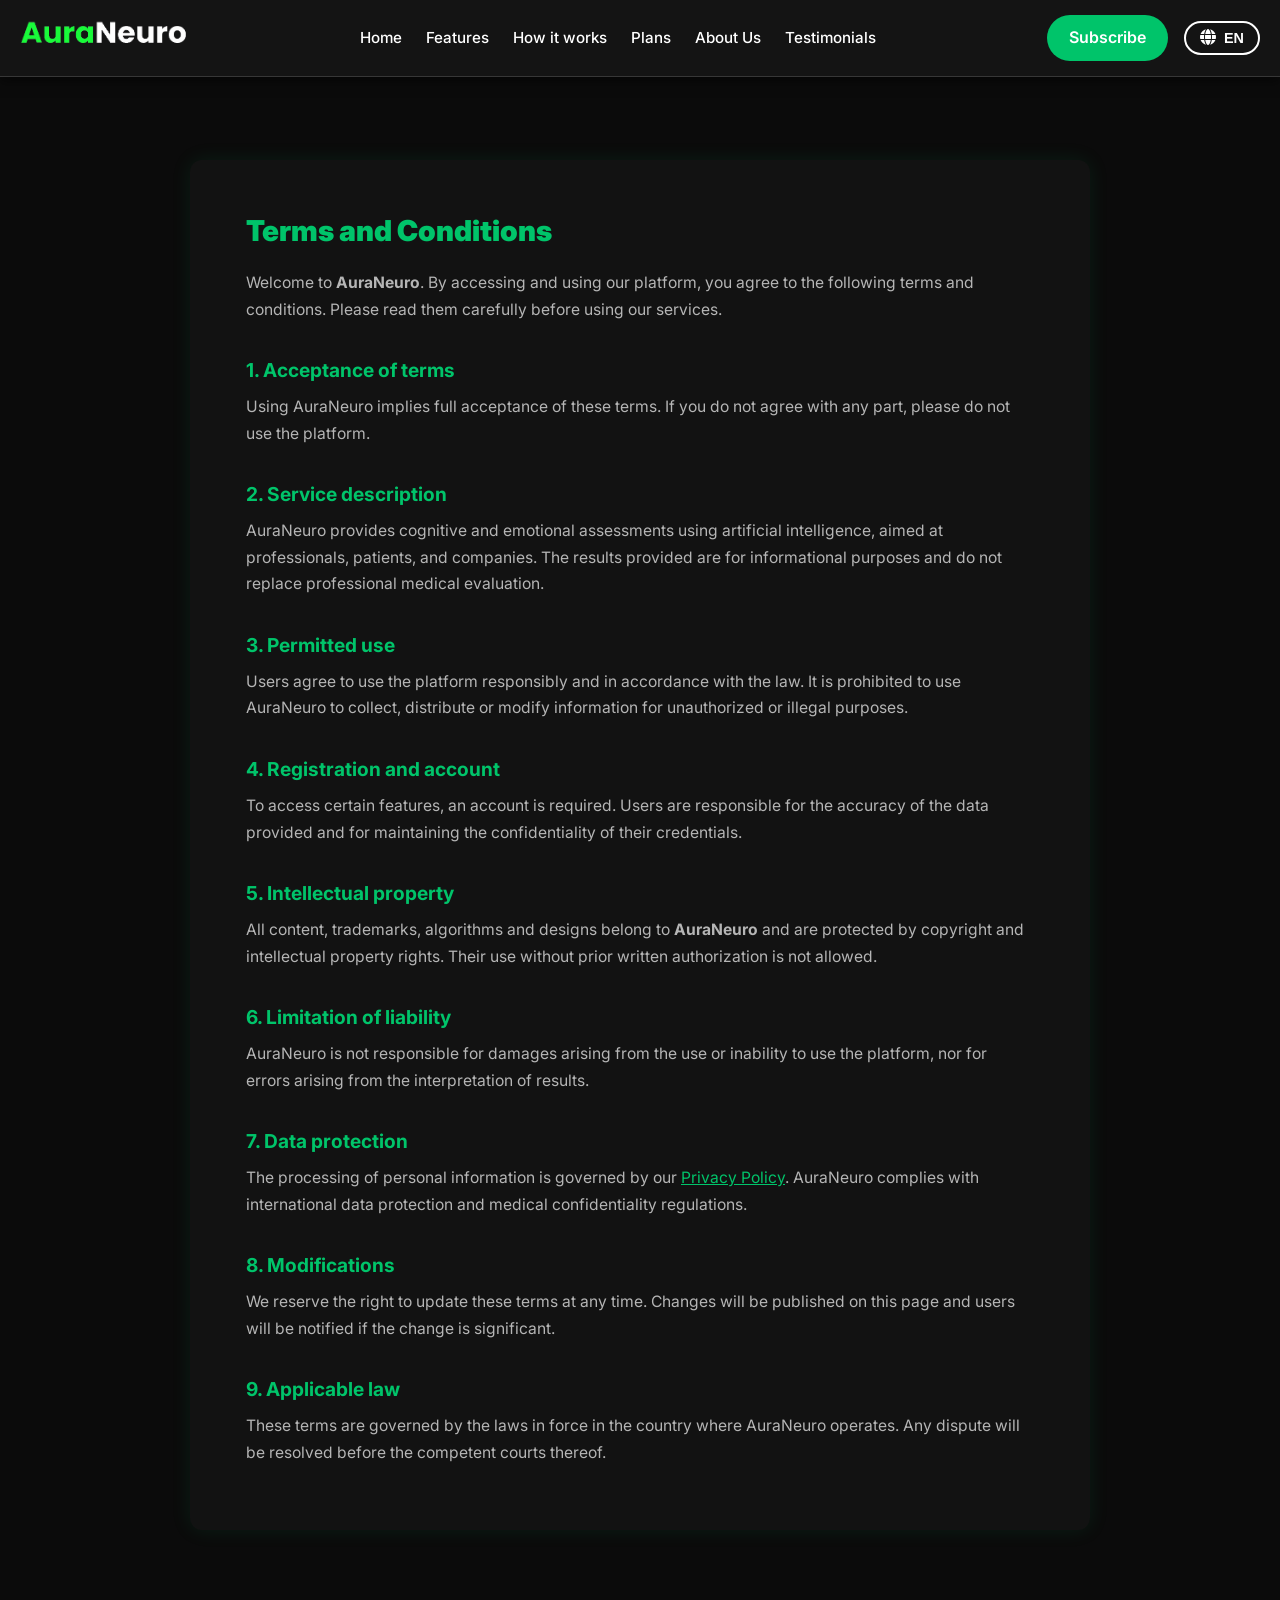
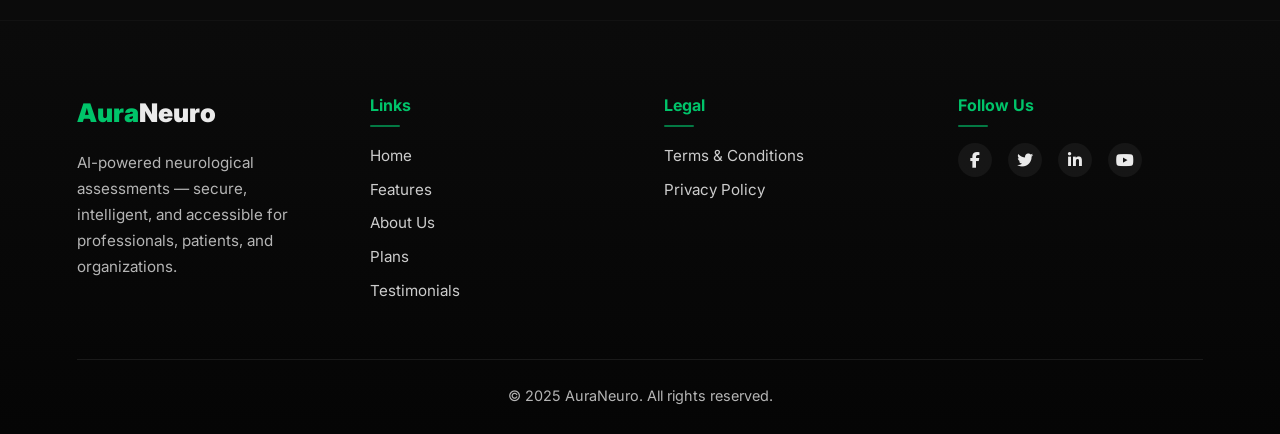
<file: terminos.html>
<!DOCTYPE html>
<html lang="es">
<head>
  <meta charset="UTF-8">
  <meta name="viewport" content="width=device-width, initial-scale=1.0">
  <title data-key="terms_title">Términos y Condiciones | AuraNeuro</title>

  <link href="https://fonts.googleapis.com/css2?family=Inter:wght@400;700;900&display=swap" rel="stylesheet">
  <link rel="stylesheet" href="https://cdnjs.cloudflare.com/ajax/libs/font-awesome/6.4.0/css/all.min.css">
  <link rel="stylesheet" href="styles.css">
  <script src="script.js" defer></script>
  <script src="language.js" defer></script>
</head>

<body class="bg-dark text-light">

<!-- ==== HEADER ==== -->
<header class="navbar bg-darker">
  <div class="navbar-container">
    <a href="#home" class="navbar-logo">
      <img src="imgs/logo.png" alt="AuraNeuro" />
    </a>

    <button class="menu-toggle" aria-label="Abrir menú">
      <i class="fa-solid fa-bars"></i>
    </button>

    <nav class="nav-links">
      <ul>
        <li><a href="index.html#home" class="nav-item" data-key="home">Inicio</a></li>
        <li><a href="index.html#features" class="nav-item" data-key="features">Características</a></li>
        <li><a href="index.html#how" class="nav-item" data-key="how">Cómo funciona</a></li>
        <li><a href="index.html#plans" class="nav-item" data-key="plans">Planes</a></li>
        <li><a href="index.html#team" class="nav-item" data-key="about">Sobre Nosotros</a></li>
        <li><a href="index.html#testimonials" class="nav-item" data-key="testimonials">Testimonios</a></li>
      </ul>
    </nav>

    <div class="header-actions">
      <a href="index.html#plans" class="btn-main" data-key="subscribe">Suscribirse</a>
      <button class="lang-toggle">
        <span class="lang-icon"><i class="fa-solid fa-globe"></i></span>
        <span>ES</span>
      </button>
    </div>
  </div>
</header>

<!-- ==== CONTENT ==== -->
<main class="legal-section">
    <div class="legal-container">
        <h1 data-key="terms_heading">Términos y Condiciones</h1>
            <p data-key="terms_intro">
            Bienvenido a <strong>AuraNeuro</strong>. Al acceder y utilizar nuestra plataforma, aceptas los siguientes términos y condiciones. 
            Te recomendamos leerlos atentamente antes de utilizar nuestros servicios.
            </p>

        <h2 data-key="terms_1_title">1. Aceptación de los términos</h2>
            <p data-key="terms_1_text">
            El uso de AuraNeuro implica la aceptación plena de estos términos. Si no estás de acuerdo con alguna parte, 
            te pedimos que no utilices la plataforma.
            </p>

        <h2 data-key="terms_2_title">2. Descripción del servicio</h2>
            <p data-key="terms_2_text">
            AuraNeuro ofrece evaluaciones cognitivas y emocionales mediante inteligencia artificial, dirigidas a profesionales, 
            pacientes y empresas. Los resultados proporcionados tienen fines informativos y no sustituyen la evaluación médica profesional.
            </p>

        <h2 data-key="terms_3_title">3. Uso permitido</h2>
            <p data-key="terms_3_text">
            El usuario se compromete a utilizar la plataforma de manera responsable y conforme a la ley. Está prohibido usar AuraNeuro 
            para recopilar, distribuir o modificar información con fines no autorizados o ilícitos.
            </p>

        <h2 data-key="terms_4_title">4. Registro y cuenta</h2>
            <p data-key="terms_4_text">
            Para acceder a ciertas funciones, es necesario crear una cuenta. El usuario se responsabiliza por la veracidad de los datos 
            proporcionados y por mantener la confidencialidad de sus credenciales.
            </p>

        <h2 data-key="terms_5_title">5. Propiedad intelectual</h2>
            <p data-key="terms_5_text">
            Todo el contenido, marcas, algoritmos y diseños pertenecen a <strong>AuraNeuro</strong> y están protegidos por derechos de autor 
            y propiedad intelectual. No se permite su uso sin autorización previa por escrito.
            </p>

        <h2 data-key="terms_6_title">6. Limitación de responsabilidad</h2>
            <p data-key="terms_6_text">
            AuraNeuro no se hace responsable de daños derivados del uso o la imposibilidad de uso de la plataforma, ni de errores derivados 
            de la interpretación de los resultados.
            </p>

        <h2 data-key="terms_7_title">7. Protección de datos</h2>
            <p data-key="terms_7_text">
            El tratamiento de la información personal se rige por nuestra <a href="privacidad.html" data-key="terms_7_link">Política de Privacidad</a>. 
            AuraNeuro cumple con normativas internacionales de protección de datos y confidencialidad médica.
            </p>

        <h2 data-key="terms_8_title">8. Modificaciones</h2>
            <p data-key="terms_8_text">
            Nos reservamos el derecho de actualizar estos términos en cualquier momento. Las modificaciones se publicarán en esta página 
            y se notificarán a los usuarios si el cambio es significativo.
            </p>

        <h2 data-key="terms_9_title">9. Legislación aplicable</h2>
            <p data-key="terms_9_text">
            Estos términos se rigen por las leyes vigentes del país en el que AuraNeuro opera. 
            Cualquier disputa será resuelta ante los tribunales competentes del mismo.
            </p>
    </div>
</main>

<!-- ==== FOOTER ==== -->
<footer class="footer">
    <div class="footer-container">
        <div class="footer-col brand">
            <h3 class="logo"><span class="highlight">Aura</span>Neuro</h3>
                <p data-key="footer_description">
                Evaluaciones neurológicas impulsadas por IA, seguras, inteligentes y accesibles 
                para profesionales, pacientes y organizaciones.
                </p>
        </div>

        <div class="footer-col">
            <h4 data-key="footer_links_title">Enlaces</h4>
                <ul>
                    <li><a href="index.html#home" data-key="footer_link_home">Inicio</a></li>
                <li><a href="index.html#features" data-key="footer_link_features">Características</a></li>
                <li><a href="index.html#about" data-key="footer_link_about">Sobre Nosotros</a></li>
                <li><a href="index.html#plans" data-key="footer_link_plans">Planes</a></li>
                <li><a href="index.html#testimonials" data-key="footer_link_testimonials">Testimonios</a></li>
                </ul>
        </div>

        <div class="footer-col">
            <h4 data-key="footer_legal_title">Legal</h4>
                <ul>
                    <li><a href="terminos.html" data-key="footer_legal_terms">Términos y condiciones</a></li>
                    <li><a href="privacidad.html" data-key="footer_legal_privacy">Política de privacidad</a></li>
                </ul>
        </div>

        <div class="footer-col social">
            <h4 data-key="footer_social_title">Síguenos</h4>
                <div class="social-icons">
                    <a href="#" aria-label="Facebook"><i class="fab fa-facebook-f"></i></a>
                    <a href="#" aria-label="Twitter"><i class="fab fa-twitter"></i></a>
                    <a href="#" aria-label="LinkedIn"><i class="fab fa-linkedin-in"></i></a>
                    <a href="#" aria-label="YouTube"><i class="fab fa-youtube"></i></a>
                </div>
        </div>
    </div>

    <div class="footer-bottom">
        <p data-key="footer_bottom_text">
            © 2025 <span class="highlight">AuraNeuro</span>. Todos los derechos reservados.
        </p>
    </div>
</footer>

</body>
</html>
</file>
<file: Styles.css>
/* =======================
   VARIABLES Y BASE
======================= */
:root {
  --color-bg-dark: #0B0B0B;
  --color-bg-darker: #050505;
  --color-bg-gradient: linear-gradient(135deg, #0B0B0B, #1A1A1A);
  --color-text-light: #FFFFFF;
  --color-text-secondary: #B5B5B5;
  --color-primary: #00C46A;
  --color-primary-dark: #009E55;
  --color-accent: #3B82F6;
  --color-border: rgba(255, 255, 255, 0.1);
  --font-main: 'Inter', sans-serif;
  --container-width: 1300px;
  --transition: all 0.3s ease;
  --nav-h: 70px;
}

/* ==== RESET ==== */
* { margin: 0; padding: 0; box-sizing: border-box; }

body {
  font-family: var(--font-main);
  background: var(--color-bg-dark);
  color: var(--color-text-light);
  line-height: 1.6;
  overflow-x: hidden;
  padding-top: var(--nav-h);
}

a { text-decoration: none; color: inherit; transition: var(--transition); }
ul { list-style: none; }

/* =======================
   NAVBAR
======================= */
.navbar {
  position: fixed;
  background: #141414;
  width: 100%;
  position: fixed;
  top: 0; left: 0; right: 0;
  z-index: 1000;
  border-bottom: 1px solid rgba(255, 255, 255, 0.15);
  box-shadow: 0 3px 12px rgba(0, 0, 0, 0.6);
  min-height: var(--nav-h);
}

.navbar-container {
  max-width: var(--container-width);
  margin: 0 auto;
  padding: 14px 20px;
  display: flex;
  align-items: center;
  justify-content: space-between;
  flex-wrap: wrap;
  gap: 16px;
}

.navbar-logo img { height: 40px; width: auto; }

.nav-links ul { display: flex; align-items: center; gap: 24px; }

.nav-item {
  font-weight: 500;
  font-size: 0.95rem;
  position: relative;
  color: var(--color-text-light);
}

.nav-item:hover,
.nav-item.active { color: var(--color-primary); }

.nav-item.active::after {
  content: "";
  position: absolute;
  bottom: -6px;
  left: 0;
  width: 100%;
  height: 2px;
  background: var(--color-primary);
  border-radius: 2px;
}

.header-actions { display: flex; align-items: center; gap: 16px; }

.navbar.scrolled {
  background: rgba(5, 5, 5, 0.9);
  box-shadow: 0 2px 10px rgba(0, 0, 0, 0.6);
  backdrop-filter: blur(6px);
}

/* =======================
   BOTONES
======================= */
.btn-main {
  background-color: var(--color-primary);
  color: #fff;
  font-weight: 600;
  padding: 10px 22px;
  border-radius: 999px;
  border: none;
  cursor: pointer;
  display: inline-block;
  transition: var(--transition);
}

.btn-main:hover {
  background-color: var(--color-primary-dark);
  transform: translateY(-1px);
}

/* ==== Toggle idioma ==== */
.lang-toggle {
  background: transparent;
  border: 2px solid var(--color-text-light);
  color: var(--color-text-light);
  padding: 6px 14px;
  border-radius: 999px;
  display: flex;
  align-items: center;
  gap: 8px;
  font-weight: 600;
  font-size: 0.9rem;
  cursor: pointer;
  transition: var(--transition);
}

.lang-toggle:hover {
  background-color: rgba(255, 255, 255, 0.1);
  border-color: var(--color-primary);
  color: var(--color-primary);
}

.lang-icon { font-size: 1rem; }

@media (max-width: 992px) {
  /* ==== Navbar móvil ==== */
  .navbar {
    position: sticky;
    top: 0;
  }

  body {
    padding-top: 0;
  }

  .navbar-container {
    flex-wrap: wrap;
  }

  /* ==== Menú hamburguesa ==== */
  .menu-toggle {
    display: block;
  }

  /* ==== Menú desplegable ==== */
  .nav-links {
    width: 100%;
    text-align: center;
    background: transparent;
    overflow: hidden;
    max-height: 0;   
    border-top: 1px solid var(--color-border);
    background: transparent !important;
    padding: 1rem 0 0.5rem;
    margin-bottom: 0;
  }

  .nav-links.active {
    max-height: 600px;
    opacity: 1;
    transform: translateY(0);
  }

  .nav-links ul {
    flex-direction: column;
    gap: 1rem;
  }

  /* ==== Botones debajo del menú ==== */
  .header-actions {
    background: transparent; 
    border-top: 1px solid var(--color-border);
    padding: 1rem 0 1.5rem;
    display: none;
    flex-direction: column;
    align-items: center;
    gap: 1rem;
    width: 100%;
    margin-top: 0;
    transition: opacity 0.3s ease, transform 0.3s ease;
    opacity: 0;
    transform: translateY(-10px);
  }

  /* Mostrar botones cuando el menú está activo */
  .nav-links.active + .header-actions {
    display: flex;
    opacity: 1;
    transform: translateY(0);
  }
}

/* =======================
   HERO CAROUSEL
======================= */
.hero-carousel {
  --halo-color: rgba(0,196,106,0.18);
  --glow-intensity: 0.4;
  position: relative;
  overflow: hidden;
  color: var(--color-text-light);
  min-height: 100vh;
  display: flex;
  align-items: center;
  justify-content: center;
  background: linear-gradient(180deg, #141414 0%, #0B0B0B 100%);
}

.hero-carousel::before {
  content: "";
  position: absolute;
  inset: 0;
  background: radial-gradient(circle at 60% center, var(--halo-color), transparent 70%);
  opacity: var(--glow-intensity);
  animation: neuralGlow 10s ease-in-out infinite alternate;
  pointer-events: none;
}

@keyframes neuralGlow {
  0%, 100% { opacity: 0.4; transform: scale(1); }
  50% { opacity: 0.55; transform: scale(1.05); }
}

/* ==== Slides ==== */
.carousel-container {
  display: flex;
  width: 300vw;
  transition: transform 0.8s ease-in-out;
}

.carousel-slide {
  flex: 0 0 100%;
  display: grid;
  grid-template-columns: 1fr 1fr;
  align-items: center;
  justify-items: center;
  gap: 5vw;
  min-height: 100vh;
   padding: 8vh 3vw 8vh 10vw;
}

/* ==== Contenido ==== */
.hero-content {
  max-width: 640px;
  display: flex;
  flex-direction: column;
  justify-content: center;
  z-index: 5;
  text-align: left;
  align-items: flex-start;
}

.hero-content h1 {
  font-size: clamp(1.9rem, 2.9vw, 3.4rem);
  font-weight: 900;
  line-height: 1.2;
  margin-bottom: 1.2rem;
}

.hero-content p {
  font-size: clamp(1rem, 1.2vw, 1.25rem);
  color: var(--color-text-secondary);
  margin-bottom: 2rem;
}

/* ==== Imagen ==== */
.hero-image {
  max-width: 500px;
  display: flex;
  justify-content: center;
}

.hero-image img {
  width: 100%;
  max-height: 70vh;
  transition: transform 0.5s ease, filter 0.5s ease;
  filter: drop-shadow(0 0 25px rgba(0, 0, 0, 0.6));
}

.hero-image img:hover {
  transform: scale(1.03);
  filter: drop-shadow(0 0 35px var(--halo-color));
}

/* ==== Controles ==== */
.carousel-control {
  position: absolute;
  top: 50%;
  transform: translateY(-50%);
  background: rgba(255, 255, 255, 0.15);
  border: none;
  color: #fff;
  font-size: 1.8rem;
  padding: 0.6rem 1rem;
  border-radius: 50%;
  cursor: pointer;
  transition: background 0.3s;
  z-index: 10;
}

.carousel-control:hover {
  background: rgba(255, 255, 255, 0.3);
}

.carousel-control.prev { left: 1.5vw; }
.carousel-control.next { right: 1.5vw; }

/* ==== Indicadores ==== */
.carousel-indicators {
  position: absolute;
  bottom: 2rem;
  left: 50%;
  transform: translateX(-50%);
  display: flex;
  gap: 0.8rem;
}

.dot {
  width: 12px;
  height: 12px;
  border-radius: 50%;
  background: rgba(255, 255, 255, 0.3);
  cursor: pointer;
  transition: background 0.3s;
}

.dot.active { background: var(--color-primary); }

/* =======================
   RESPONSIVE
======================= */
@media (max-width: 992px) {
  .carousel-slide {
    grid-template-columns: 1fr;
    gap: 6vh;
    text-align: center;
    padding: 10vh 8vw;
  }

  .hero-content { align-items: center; max-width: 90vw; }
  .hero-content a.btn-main { align-self: center; padding: 2vw 5vw; }
  .hero-image { max-width: 70vw; }
  .hero-image img { max-height: 50vh; }
}

@media (max-width: 600px) {
  .hero-content h1 { font-size: clamp(1.7rem, 6vw, 2.2rem); }
  .hero-content p { font-size: 4vw; }
  .hero-image { max-width: 80vw; }
  .hero-image img { max-height: 45vh; }
}

@media (max-width: 1200px) {
  .carousel-slide {
    padding: 8vh 6vw 8vh 8vw;
  }
}

/* ==== Menú hamburguesa ==== */
.menu-toggle {
  display: none;
  background: none;
  border: none;
  color: var(--color-text-light);
  font-size: 1.5rem;
  cursor: pointer;
  transition: var(--transition);
}

.menu-toggle:hover { color: var(--color-primary); }

@media (max-width: 992px) {
  .menu-toggle { display: block; }

  .nav-links {
    display: none;
    width: 100%;
    text-align: center;
    background: rgba(10, 10, 10, 0.95);
    border-top: 1px solid var(--color-border);
    padding: 1rem 0;
  }

  .nav-links.active { display: block; }

  .nav-links ul {
    flex-direction: column;
    gap: 1rem;
  }

  .header-actions {
    flex-direction: column;
    width: 100%;
    justify-content: center;
  }
}

/* ==== PARTE 1: 3 CARDS SUPERIORES ==== */
.value-prop-slider {
  background: linear-gradient(180deg, #0B0B0B 0%, #121212 100%);
  color: #fff;
  text-align: center;
  padding: 8rem 2rem 5rem;
}

.value-prop-slider h2 {
  font-size: 2rem;
  font-weight: 900;
  color: var(--color-primary);
  margin-bottom: 1rem;
}

.value-prop-slider .subtitle {
  max-width: 750px;
  margin: 0 auto 3rem;
  color: var(--color-text-secondary);
  line-height: 1.6;
}

.value-cards {
  display: flex;
  justify-content: center;
  align-items: stretch;
  gap: 2rem;
  flex-wrap: wrap;
  max-width: 1100px;
  margin: 0 auto;
}

.value-cards .card {
  flex: 1 1 300px;
  background: #181818;
  border-radius: 16px;
  padding: 2rem;
  text-align: center;
  box-shadow: 0 4px 20px rgba(0,0,0,0.3);
  transition: all 0.4s ease;
}

.value-cards .card:hover {
  transform: translateY(-6px);
  box-shadow: 0 8px 25px rgba(0,196,106,0.25);
}

.value-cards .card i {
  font-size: 2.4rem;
  color: var(--color-primary);
  margin-bottom: 1rem;
}

/* ==== PARTE 2: SLIDER DE BENEFICIOS ==== */
.audience-benefits {
  background: linear-gradient(180deg, #121212 0%, #0B0B0B 100%);
  color: #fff;
  text-align: center;
  padding: 5rem 2rem 8rem;
  margin-top: -2rem;
  position: relative;
  overflow: hidden;
}

.audience-benefits h2 {
  font-size: 1.9rem;
  color: var(--color-primary);
  font-weight: 800;
  margin-bottom: 3rem;
}

/* === SLIDER === */
.benefit-slider {
  position: relative;
  width: 100%;
  max-width: 1200px;
  margin: 0 auto;
  height: 460px;
  perspective: 2000px;
}

.benefit-track {
  position: relative;
  width: 100%;
  height: 100%;
  transform-style: preserve-3d;
}

.benefit-card {
  position: absolute;
  top: 0;
  left: 50%;
  width: 60%;
  min-height: 100%;
  background: #181818;
  border-radius: 18px;
  padding: 3rem 2.5rem;
  box-shadow: 0 6px 25px rgba(0,0,0,0.4);
  opacity: 0;
  transform: translateX(-50%) scale(0.85);
  transition: all 0.6s ease;
  cursor: pointer;
  text-align: left;
}

.benefit-card.active {
  opacity: 1;
  transform: translateX(-50%) scale(1);
  z-index: 3;
  background: var(--color-bg-gradient);
  box-shadow: 0 0 35px rgba(0,196,106,0.3);
}

.benefit-card.left {
  opacity: 0.75;
  transform: translateX(-120%) scale(0.9);
  z-index: 2;
}

.benefit-card.right {
  opacity: 0.75;
  transform: translateX(20%) scale(0.9);
  z-index: 2;
}

/* === Contenido === */
.benefit-card .emoji {
  font-size: 2.6rem;
  margin-bottom: 1rem;
}

.benefit-card h3 {
  font-size: 1.6rem;
  font-weight: 800;
  margin-bottom: 1rem;
  color: var(--color-primary);
}

.benefit-card p {
  color: var(--color-text-secondary);
  line-height: 1.7;
  font-size: 1.1rem;
  max-width: 95%;
}

/* ==== Responsive ==== */
@media (max-width: 992px) {
  .benefit-slider {
    height: auto;
  }

  .benefit-card {
    position: relative;
    left: 0;
    width: 90%;
    margin: 1rem auto;
    opacity: 1 !important;
    transform: none !important;
  }
}

/* =======================
   SECCIÓN: CÓMO FUNCIONA
======================= */
.how-it-works {
  background: linear-gradient(180deg, #0B0B0B 0%, #121212 100%);
  color: #fff;
  padding: 10vh 6vw;
}

.how-content {
  display: grid;
  grid-template-columns: 1fr 1fr;
  gap: 4vw;
  align-items: stretch;
  max-width: 1300px;
  margin: 0 auto;
}

.steps-column {
  display: flex;
  flex-direction: column;
  justify-content: center;
}

.steps-column h2 {
  font-size: clamp(1.8rem, 2.8vw, 2.5rem);
  font-weight: 900;
  color: var(--color-primary);
  margin-bottom: 0.5rem;
}

.subtitle {
  color: var(--color-text-secondary);
  margin-bottom: 2rem;
}

.steps {
  display: flex;
  flex-direction: column;
  gap: 1.5rem;
}

.step-card {
  display: flex;
  align-items: flex-start;
  background: #1a1a1a;
  border-radius: 14px;
  padding: 1.4rem 1.6rem;
  box-shadow: 0 3px 10px rgba(0, 0, 0, 0.3);
  transition: transform 0.3s ease, box-shadow 0.3s ease;
}

.step-card:hover {
  transform: translateY(-4px);
  box-shadow: 0 0 20px rgba(0, 196, 106, 0.3);
}

.step-number {
  background: var(--color-primary);
  color: #000;
  font-weight: 800;
  border-radius: 50%;
  width: 38px;
  height: 38px;
  display: flex;
  align-items: center;
  justify-content: center;
  margin-right: 1.2rem;
  flex-shrink: 0;
  font-size: 1.1rem;
}

.step-info h3 {
  font-weight: 700;
  margin-bottom: 0.3rem;
  color: #fff;
}

.step-info p {
  color: var(--color-text-secondary);
  font-size: 0.95rem;
  line-height: 1.5;
}

/* ==== VIDEO ==== */
.video-column {
  display: flex;
  align-items: center;
}

.video-wrapper {
  width: 100%;
  height: 100%;
  background: #101010;
  border-radius: 16px;
  overflow: hidden;
  box-shadow: 0 0 25px rgba(0, 196, 106, 0.15);
  display: flex;
  align-items: center;
  justify-content: center;
}

.video-wrapper iframe {
  width: 100%;
  height: 100%;
  min-height: 400px;
  border: none;
  border-radius: inherit;
}

.how-selector {
  display: flex;
  align-items: center;
  justify-content: center;
  gap: 1rem;
  margin-bottom: 2rem;
}

.how-icon {
  background: #1a1a1a;
  border: 2px solid rgba(255,255,255,0.15);
  color: #fff;
  width: 48px;
  height: 48px;
  border-radius: 12px;
  display: flex;
  align-items: center;
  justify-content: center;
  cursor: pointer;
  font-size: 1.3rem;
  transition: all 0.3s ease;
}

.how-icon:hover {
  border-color: var(--color-primary);
  transform: translateY(-3px);
  box-shadow: 0 0 12px rgba(0, 196, 106, 0.35);
}

.how-icon.active {
  background: var(--color-primary);
  color: #000;
  border-color: var(--color-primary);
  box-shadow: 0 0 18px rgba(0, 196, 106, 0.45);
  transform: scale(1.05);
}

/* ==== RESPONSIVE ==== */
@media (max-width: 992px) {
  .how-content {
    grid-template-columns: 1fr;
    gap: 3rem;
  }

  .video-wrapper iframe {
    min-height: 320px;
  }
}

/* =======================
   SECCIÓN: PLANES
======================= */
.pricing-section {
  background: linear-gradient(180deg, #121212 0%, #0B0B0B 100%);
  padding: 10vh 6vw;
  color: #fff;
  text-align: center;
}

.pricing-section h2 {
  font-size: clamp(1.8rem, 3vw, 2.5rem);
  font-weight: 900;
  color: var(--color-primary);
  margin-bottom: 0.6rem;
}

.pricing-section .subtitle {
  color: var(--color-text-secondary);
  margin-bottom: 3rem;
}

.pricing-cards {
  display: flex;
  justify-content: center;
  align-items: stretch;
  gap: 2rem;
  flex-wrap: wrap;
}

/* ==== CARD BASE ==== */
.plan-card {
  position: relative;
  background: #fdfdfd;
  color: #000;
  border-radius: 18px;
  padding: 2.5rem 2rem;
  width: 310px;
  max-width: 90vw;
  overflow: hidden;
  box-shadow: 0 4px 15px rgba(0, 0, 0, 0.2);
  display: flex;
  flex-direction: column;
  justify-content: space-between;
  cursor: pointer;
  transition: color 0.5s ease, transform 0.4s ease;
}

/* ==== EFECTO DE EXPANSIÓN ==== */
.plan-card::before {
  content: "";
  position: absolute;
  inset: 0;
  background: radial-gradient(circle at var(--x, 50%) var(--y, 50%), #00C46A 0%, #009E55 100%);
  transform: scale(0);
  transform-origin: center;
  transition: transform 0.7s ease-out, opacity 0.5s ease;
  opacity: 0;
  z-index: 0;
  border-radius: inherit;
}

.plan-card.hover-animate::before {
  transform: scale(8);
  opacity: 1;
}

/* ==== CONTENIDO ==== */
.plan-card * {
  position: relative;
  z-index: 1;
  transition: color 0.4s ease;
}

.plan-card h3 {
  font-size: 1.3rem;
  font-weight: 700;
  margin-bottom: 1.2rem;
}

.price {
  display: flex;
  justify-content: center;
  align-items: baseline;
  margin-bottom: 1.5rem;
}

.currency {
  font-weight: 700;
  font-size: 1.1rem;
  margin-right: 0.2rem;
}

.amount {
  font-size: 2.3rem;
  font-weight: 900;
  color: var(--color-primary);
}

.period {
  font-size: 1rem;
  color: #555;
  margin-left: 0.2rem;
}

.features {
  list-style: none;
  margin: 0;
  padding: 0;
  text-align: left;
  margin-bottom: 2rem;
}

.features li {
  margin: 0.5rem 0;
  color: #333;
  font-size: 0.95rem;
  transition: color 0.3s ease;
}

/* ==== BOTÓN ==== */
.plan-card .btn-main {
  background-color: var(--color-primary);
  color: #fff;
  font-weight: 700;
  padding: 0.8rem 1.5rem;
  border-radius: 999px;
  border: none;
  cursor: pointer;
  text-decoration: none;
  transition: all 0.3s ease;
  align-self: center;
}

.plan-card .btn-main:hover {
  background-color: #fff;
  color: var(--color-primary);
}

/* ==== ESTADO HOVER ==== */
.plan-card.hover-animate {
  color: #fff;
  transform: scale(1.02);
  box-shadow: 0 0 30px rgba(0, 196, 106, 0.3);
}

.plan-card.hover-animate .amount,
.plan-card.hover-animate .period,
.plan-card.hover-animate .features li {
  color: #fff;
}

.plan-card.hover-animate .btn-main {
  background: #fff;
  color: #00C46A;
}

/* ==== RESPONSIVE ==== */
@media (max-width: 992px) {
  .pricing-cards {
    flex-direction: column;
    align-items: center;
    gap: 2rem;
  }

  .plan-card {
    width: 90%;
    max-width: 400px;
  }
}

/* =======================
   EQUIPO AURANEURO
======================= */
.team-section {
  background: linear-gradient(180deg, #0B0B0B 0%, #111 100%);
  color: #fff;
  text-align: center;
  padding: 10vh 6vw;
}

.team-section .container {
  max-width: 1200px;
  margin: 0 auto;
}

.team-section h2 {
  font-size: clamp(1.8rem, 3vw, 2.5rem);
  font-weight: 900;
  color: var(--color-primary, #00C46A);
  margin-bottom: 0.6rem;
}

.team-section .subtitle {
  color: #ccc;
  margin-bottom: 3rem;
  max-width: 800px;
  margin-inline: auto;
}

/* ==== FILA 1 ==== */
.team-grid {
  display: flex;
  flex-wrap: wrap;
  justify-content: center;
  align-items: stretch;
  gap: 1.5rem;
  margin-bottom: 5rem;
}

.team-member {
  background: #0f0f0f;
  border-radius: 18px;
  width: calc(20% - 1rem);
  min-width: 180px;
  max-width: 220px;
  padding: 1.2rem;
  display: flex;
  flex-direction: column;
  align-items: center;
  justify-content: space-between;
  transition: all 0.5s ease;
  position: relative;
  overflow: hidden;
  box-shadow: 0 0 0 rgba(0, 196, 106, 0);
}

/* Imagen */
.team-member img {
  width: 100%;
  height: 200px;
  object-fit: cover;
  border-radius: 14px;
  transition: all 0.6s ease;
  filter: brightness(0.95);
}

/* Nombre */
.team-member h4 {
  font-weight: 700;
  color: #fff;
  margin-top: 0.8rem;
  font-size: 1rem;
}

/* Efecto elegante */
.team-member::after {
  content: "";
  position: absolute;
  bottom: 0;
  left: 0;
  width: 0%;
  height: 4px;
  background: linear-gradient(90deg, #00C46A, #009E55);
  transition: width 0.4s ease;
  border-radius: 0 0 18px 18px;
}

.team-member:hover::after {
  width: 100%;
}

.team-member:hover {
  transform: translateY(-6px);
  box-shadow: 0 10px 25px rgba(0, 196, 106, 0.25);
}

.team-member:hover img {
  filter: brightness(1.1);
}

/* ==== RESPONSIVE ==== */
@media (max-width: 992px) {
  .team-member {
    width: calc(33.333% - 1rem); /* 3 por fila */
  }
}

@media (max-width: 768px) {
  .team-member {
    width: calc(50% - 1rem); /* 2 por fila */
  }
}

@media (max-width: 480px) {
  .team-member {
    width: 90%; /* 1 por fila */
  }
}
/* ==== CONTENEDOR PRINCIPAL ==== */
.team-row-horizontal {
  display: flex;
  justify-content: center;
  align-items: stretch;
  gap: 2rem;
  max-width: 1200px;
  margin: 0 auto;
  height: calc(600px + 1.5rem);
  flex-wrap: nowrap;
}

/* ==== VIDEO ==== */
.video-wrapper.clean {
  flex: 1 1 55%;
  display: flex;
  align-items: stretch;
}

.video-wrapper.clean iframe {
  width: 100%;
  height: 100%;
  border: none;
  border-radius: 16px;
  box-shadow: 0 0 30px rgba(0, 196, 106, 0.15);
  object-fit: cover;
}

/* ==== COLUMNA ==== */
.mission-vision-column {
  flex: 1 1 45%;
  display: flex;
  flex-direction: column;
  justify-content: space-between;
  height: 100%;
  gap: 1.5rem;
}

@media (max-width: 992px) {
  .team-row-horizontal {
    flex-direction: column; /* 👈 se apilan */
    align-items: center;
    height: auto; /* 👈 elimina altura fija */
    gap: 2rem;
  }

  .video-wrapper.clean {
    width: 100%;
    max-width: 800px;
    height: auto;
  }

  .video-wrapper.clean iframe {
    width: 100%;
    height: 360px; /* 👈 tamaño cómodo en móvil */
  }

  .mission-vision-column {
    flex-direction: column;
    align-items: center;
    width: 100%;
    gap: 1.5rem;
  }

  .info-card.modern {
    width: 90%;
    max-width: 500px;
  }
}
/* ==== INFO CARDS (nuevo estilo) ==== */
.info-card.modern {
  background: #181818;
  border-radius: 18px;
  padding: 2rem 2rem 2.5rem;
  text-align: center;
  box-shadow: 0 4px 20px rgba(0, 0, 0, 0.3);
  transition: all 0.4s ease;
  flex: 1;
  display: flex;
  flex-direction: column;
  justify-content: center;
  align-items: center;
}

.info-card.modern:hover {
  transform: translateY(-6px);
  box-shadow: 0 8px 25px rgba(0, 196, 106, 0.3);
}

/* ==== ÍCONOS ==== */
.info-card.modern i {
  font-size: 2.2rem;
  color: var(--color-primary);
  margin-bottom: 1rem;
}

/* ==== TÍTULOS ==== */
.info-card.modern h3 {
  font-size: 1.4rem;
  font-weight: 700;
  color: #fff;
  margin-bottom: 0.8rem;
}

/* ==== TEXTO ==== */
.info-card.modern p {
  color: var(--color-text-secondary);
  font-size: 1rem;
  line-height: 1.6;
  text-align: center;
  max-width: 95%;
}

/* =======================
   TESTIMONIOS — LOOP CONTINUO SIN CORTES
======================= */
.testimonials {
  background: linear-gradient(180deg, #111 0%, #0B0B0B 100%);
  text-align: center;
  color: #fff;
  padding: 10vh 6vw;
  position: relative;
  overflow: hidden;
}


.testimonials h2 {
  font-size: 2rem;
  font-weight: 900;
  color: var(--color-primary);
  margin-bottom: 1rem;
}

.testimonials .subtitle {
  color: var(--color-text-secondary);
  max-width: 700px;
  margin: 0 auto 3rem;
  line-height: 1.6;
}

/* ==== CARRUSEL ==== */
.testimonial-carousel {
  width: 100%;
  position: relative;
  overflow: visible;
}

.testimonial-carousel:hover .testimonial-track {
  animation-play-state: paused;
}

.testimonial-track {
  display: flex;
  gap: 2rem;
  width: max-content;
  animation: scrollTestimonials 40s linear infinite;
  will-change: transform;
}

.testimonial-track::after {
  content: "";
  display: flex;
  gap: 2rem;
  width: 100%;
}

/* Pausa suave cuando el cursor entra */
.testimonial-carousel:hover .testimonial-track {
  animation-play-state: paused;
}

/* ==== TARJETAS ==== */
.testimonial-card {
  flex: 0 0 clamp(260px, 22vw, 350px);
  background: rgba(20, 20, 20, 0.9);
  border-radius: 20px;
  padding: 2rem;
  text-align: center;
  backdrop-filter: blur(10px);
  border: 1px solid rgba(0, 196, 106, 0.15);
  box-shadow: 0 0 25px rgba(0, 196, 106, 0.15);
  transition: all 0.5s ease;
}

.testimonial-card:hover {
  transform: translateY(-6px) scale(1.03);
  box-shadow: 0 0 40px rgba(0, 196, 106, 0.35);
}

.testimonial-card img {
  width: 80px;
  height: 80px;
  object-fit: cover;
  border-radius: 50%;
  margin-bottom: 1rem;
  border: 2px solid var(--color-primary);
}

.testimonial-card p {
  font-style: italic;
  color: var(--color-text-secondary);
  line-height: 1.6;
  margin-bottom: 1.2rem;
}

.testimonial-card h4 {
  font-weight: 700;
  font-size: 1rem;
  color: var(--color-primary);
  margin-bottom: 0.2rem;
}

.testimonial-card span {
  font-size: 0.9rem;
  color: #aaa;
}

/* ==== ANIMACIÓN ==== */
@keyframes scrollTestimonials {
  0% { transform: translateX(0); }
  100% { transform: translateX(-50%); }
}

/* ==== RESPONSIVE ==== */
@media (max-width: 768px) {
  .testimonials {
    margin: 0;
    padding: 0;
    background: var(--color-bg-dark);
  }

  .testimonial-carousel {
    position: relative;
    left: 50%;
    right: 50%;
    margin-left: -50vw;
    margin-right: -50vw;
    width: 100vw;
    overflow: hidden;
    padding: 3rem 0;
    box-sizing: border-box;
  }

  .testimonial-track {
    display: flex;
    gap: 1.2rem;
    animation: scrollTestimonials 35s linear infinite;
    width: max-content;
    will-change: transform;
  }

  .testimonial-card {
    flex: 0 0 90vw;
    max-width: 90vw;
    margin: 0 auto;
  }

  .testimonial-card img {
    width: 70px;
    height: 70px;
  }

  .testimonial-card p {
    font-size: 0.95rem;
  }

  .testimonial-card h4 {
    font-size: 1rem;
  }
}

/* Ajuste opcional para pantallas muy pequeñas */
@media (max-width: 480px) {
  .testimonial-card {
    flex: 0 0 92vw;
    padding: 1.5rem;
  }
}
/* =======================
   CTA SEGMENTADO FINAL
======================= */
.cta-segmented {
  background: linear-gradient(180deg, #0B0B0B 0%, #121212 100%);
  color: #fff;
  text-align: center;
  padding: 10vh 6vw;
}

.cta-segmented h2 {
  font-size: clamp(1.8rem, 3vw, 2.5rem);
  font-weight: 900;
  color: var(--color-primary);
  margin-bottom: 0.6rem;
}

.cta-segmented .subtitle {
  color: var(--color-text-secondary);
  max-width: 700px;
  margin: 0 auto 3rem;
  line-height: 1.6;
}

.cta-cards {
  display: flex;
  justify-content: center;
  align-items: stretch;
  flex-wrap: wrap;
  gap: 2rem;
  max-width: 1100px;
  margin: 0 auto;
}

.cta-card {
  flex: 1 1 300px;
  background: #181818;
  border-radius: 20px;
  padding: 2rem 2.2rem;
  text-align: center;
  box-shadow: 0 4px 20px rgba(0, 0, 0, 0.4);
  transition: all 0.4s ease;
}

.cta-card:hover {
  transform: translateY(-6px);
  box-shadow: 0 0 25px rgba(0, 196, 106, 0.3);
}

.cta-card .emoji {
  font-size: 2rem;
  margin-bottom: 1rem;
}

.cta-card h3 {
  color: var(--color-primary);
  font-weight: 800;
  margin-bottom: 0.8rem;
}

.cta-card p {
  color: var(--color-text-secondary);
  line-height: 1.6;
  font-size: 0.95rem;
  margin-bottom: 1.5rem;
}

.btn-cta {
  display: inline-block;
  background-color: var(--color-primary);
  color: #000;
  font-weight: 700;
  padding: 0.8rem 1.6rem;
  border-radius: 999px;
  transition: all 0.3s ease;
}

.btn-cta:hover {
  background-color: #fff;
  color: var(--color-primary);
}

/* ==== Responsive ==== */
@media (max-width: 992px) {
  .cta-cards {
    flex-direction: column;
    align-items: center;
  }

  .cta-card {
    width: 90%;
    max-width: 420px;
  }
}

/* =======================
   FOOTER
======================= */

.footer {
  background: linear-gradient(180deg, #0B0B0B 0%, #050505 100%);
  color: #eaeaea;
  padding: 8vh 6vw 3vh;
  border-top: 1px solid rgba(255, 255, 255, 0.05);
  position: relative;
  overflow: visible;
}

.footer-container {
  display: grid;
  grid-template-columns: repeat(auto-fit, minmax(220px, 1fr));
  gap: 2rem 3rem;
  max-width: 1200px;
  margin: 0 auto;
  padding-bottom: 3rem;
}

/* ==== LOGO ==== */
.footer-col.brand .logo {
  font-size: 1.6rem;
  font-weight: 900;
  margin-bottom: 1rem;
}

.footer-col.brand .highlight {
  color: var(--color-primary);
}

.footer-col.brand p {
  color: var(--color-text-secondary);
  line-height: 1.7;
  font-size: 0.95rem;
}

/* ==== TITULOS ==== */
.footer-col h4 {
  font-size: 1rem;
  color: var(--color-primary);
  font-weight: 700;
  margin-bottom: 1rem;
  position: relative;
}

.footer-col h4::after {
  content: "";
  display: block;
  width: 30px;
  height: 2px;
  background: var(--color-primary);
  margin-top: 0.4rem;
  border-radius: 2px;
  opacity: 0.6;
}

/* ==== ENLACES ==== */
.footer-col ul {
  list-style: none;
  padding: 0;
}

.footer-col ul li {
  margin: 0.5rem 0;
}

.footer-col ul a {
  color: #ccc;
  text-decoration: none;
  font-size: 0.95rem;
  transition: color 0.3s ease;
}

.footer-col ul a:hover {
  color: var(--color-primary);
}

/* ==== REDES ==== */
.social-icons {
  display: flex;
  gap: 1rem;
  margin-top: 0.5rem;
}

.social-icons a {
  display: inline-flex;
  align-items: center;
  justify-content: center;
  width: 34px;
  height: 34px;
  background: rgba(255, 255, 255, 0.05);
  border-radius: 50%;
  transition: all 0.3s ease;
  color: #eaeaea;
}

.social-icons a:hover {
  background: var(--color-primary);
  color: #000;
  transform: translateY(-3px);
}

/* ==== PIE DE PÁGINA ==== */
.footer-bottom {
  border-top: 1px solid rgba(255, 255, 255, 0.08);
  text-align: center;
  padding-top: 1.5rem;
  font-size: 0.9rem;
  color: var(--color-text-secondary);
}

.footer-bottom .highlight {
  color: var(--color-primary);
}

/* ==== RESPONSIVE ==== */
@media (max-width: 992px) {
  .footer-container {
    grid-template-columns: repeat(auto-fit, minmax(200px, 1fr));
    text-align: center;
  }

  .footer-col h4::after {
    margin-left: auto;
    margin-right: auto;
  }

  .social-icons {
    justify-content: center;
  }
}

@media (max-width: 600px) {
  .footer {
    padding: 6vh 5vw 3vh;
  }

  .footer-container {
    grid-template-columns: 1fr;
    gap: 2.5rem;
  }

  .footer-col {
    text-align: center;
  }

  .footer-col ul {
    padding: 0;
  }

  .footer-col h4 {
    margin-bottom: 0.8rem;
  }
}

/* ==== PÁGINAS LEGALES ==== */
.legal-section {
  background: #0B0B0B;
  color: #fff;
  padding: 10vh 6vw;
  min-height: 100vh;
  display: flex;
  justify-content: center;
  align-items: flex-start;
}

.legal-container {
  max-width: 900px;
  background: #121212;
  border-radius: 12px;
  padding: 3rem 3.5rem;
  box-shadow: 0 0 20px rgba(0, 196, 106, 0.1);
}

.legal-container h1 {
  font-size: 1.8rem;
  font-weight: 900;
  color: var(--color-primary);
  margin-bottom: 1rem;
}

.legal-container h2 {
  font-size: 1.2rem;
  font-weight: 700;
  color: var(--color-primary);
  margin-top: 2rem;
  margin-bottom: 0.5rem;
}

.legal-container p {
  color: var(--color-text-secondary);
  line-height: 1.7;
  font-size: 0.98rem;
  margin-bottom: 1rem;
}

.legal-container a {
  color: var(--color-primary);
  text-decoration: underline;
  transition: color 0.3s;
}

.legal-container a:hover {
  color: var(--color-primary-dark);
}


/* ==== TABS ==== */
.how-tabs {
  display: flex;
  justify-content: center;
  gap: 1rem;
  margin-bottom: 2.5rem;
}

.how-tab {
  padding: 0.7rem 1.6rem;
  border-radius: 999px;
  border: 2px solid var(--color-primary);
  background: transparent;
  color: var(--color-primary);
  font-weight: 600;
  cursor: pointer;
  transition: all 0.3s ease;
}

.how-tab.active,
.how-tab:hover {
  background: var(--color-primary);
  color: #000;
}

/* ==== PANELS ==== */
.how-panels {
  max-width: 900px;
  margin: 0 auto;
}

.how-panel {
  display: none;
  animation: fadeIn 0.4s ease;
}

.how-panel.active {
  display: block;
}

@keyframes fadeIn {
  from { opacity: 0; transform: translateY(10px); }
  to { opacity: 1; transform: translateY(0); }
}
</file>
<file: styles.css>
/* =======================
   VARIABLES Y BASE
======================= */
:root {
  --color-bg-dark: #0B0B0B;
  --color-bg-darker: #050505;
  --color-bg-gradient: linear-gradient(135deg, #0B0B0B, #1A1A1A);
  --color-text-light: #FFFFFF;
  --color-text-secondary: #B5B5B5;
  --color-primary: #00C46A;
  --color-primary-dark: #009E55;
  --color-accent: #3B82F6;
  --color-border: rgba(255, 255, 255, 0.1);
  --font-main: 'Inter', sans-serif;
  --container-width: 1300px;
  --transition: all 0.3s ease;
  --nav-h: 70px;
}

/* ==== RESET ==== */
* { margin: 0; padding: 0; box-sizing: border-box; }

body {
  font-family: var(--font-main);
  background: var(--color-bg-dark);
  color: var(--color-text-light);
  line-height: 1.6;
  overflow-x: hidden;
  padding-top: var(--nav-h);
}

a { text-decoration: none; color: inherit; transition: var(--transition); }
ul { list-style: none; }

/* =======================
   NAVBAR
======================= */
.navbar {
  position: fixed;
  background: #141414;
  width: 100%;
  position: fixed;
  top: 0; left: 0; right: 0;
  z-index: 1000;
  border-bottom: 1px solid rgba(255, 255, 255, 0.15);
  box-shadow: 0 3px 12px rgba(0, 0, 0, 0.6);
  min-height: var(--nav-h);
}

.navbar-container {
  max-width: var(--container-width);
  margin: 0 auto;
  padding: 14px 20px;
  display: flex;
  align-items: center;
  justify-content: space-between;
  flex-wrap: wrap;
  gap: 16px;
}

.navbar-logo img { height: 40px; width: auto; }

.nav-links ul { display: flex; align-items: center; gap: 24px; }

.nav-item {
  font-weight: 500;
  font-size: 0.95rem;
  position: relative;
  color: var(--color-text-light);
}

.nav-item:hover,
.nav-item.active { color: var(--color-primary); }

.nav-item.active::after {
  content: "";
  position: absolute;
  bottom: -6px;
  left: 0;
  width: 100%;
  height: 2px;
  background: var(--color-primary);
  border-radius: 2px;
}

.header-actions { display: flex; align-items: center; gap: 16px; }

.navbar.scrolled {
  background: rgba(5, 5, 5, 0.9);
  box-shadow: 0 2px 10px rgba(0, 0, 0, 0.6);
  backdrop-filter: blur(6px);
}

/* =======================
   BOTONES
======================= */
.btn-main {
  background-color: var(--color-primary);
  color: #fff;
  font-weight: 600;
  padding: 10px 22px;
  border-radius: 999px;
  border: none;
  cursor: pointer;
  display: inline-block;
  transition: var(--transition);
}

.btn-main:hover {
  background-color: var(--color-primary-dark);
  transform: translateY(-1px);
}

/* ==== Toggle idioma ==== */
.lang-toggle {
  background: transparent;
  border: 2px solid var(--color-text-light);
  color: var(--color-text-light);
  padding: 6px 14px;
  border-radius: 999px;
  display: flex;
  align-items: center;
  gap: 8px;
  font-weight: 600;
  font-size: 0.9rem;
  cursor: pointer;
  transition: var(--transition);
}

.lang-toggle:hover {
  background-color: rgba(255, 255, 255, 0.1);
  border-color: var(--color-primary);
  color: var(--color-primary);
}

.lang-icon { font-size: 1rem; }

@media (max-width: 992px) {
  /* ==== Navbar móvil ==== */
  .navbar {
    position: sticky;
    top: 0;
  }

  body {
    padding-top: 0;
  }

  .navbar-container {
    flex-wrap: wrap;
  }

  /* ==== Menú hamburguesa ==== */
  .menu-toggle {
    display: block;
  }

  /* ==== Menú desplegable ==== */
  .nav-links {
    width: 100%;
    text-align: center;
    background: transparent;
    overflow: hidden;
    max-height: 0;   
    border-top: 1px solid var(--color-border);
    background: transparent !important;
    padding: 1rem 0 0.5rem;
    margin-bottom: 0;
  }

  .nav-links.active {
    max-height: 600px;
    opacity: 1;
    transform: translateY(0);
  }

  .nav-links ul {
    flex-direction: column;
    gap: 1rem;
  }

  /* ==== Botones debajo del menú ==== */
  .header-actions {
    background: transparent; 
    border-top: 1px solid var(--color-border);
    padding: 1rem 0 1.5rem;
    display: none;
    flex-direction: column;
    align-items: center;
    gap: 1rem;
    width: 100%;
    margin-top: 0;
    transition: opacity 0.3s ease, transform 0.3s ease;
    opacity: 0;
    transform: translateY(-10px);
  }

  /* Mostrar botones cuando el menú está activo */
  .nav-links.active + .header-actions {
    display: flex;
    opacity: 1;
    transform: translateY(0);
  }
}

/* =======================
   HERO CAROUSEL
======================= */
.hero-carousel {
  --halo-color: rgba(0,196,106,0.18);
  --glow-intensity: 0.4;
  position: relative;
  overflow: hidden;
  color: var(--color-text-light);
  min-height: 100vh;
  display: flex;
  align-items: center;
  justify-content: center;
  background: linear-gradient(180deg, #141414 0%, #0B0B0B 100%);
}

.hero-carousel::before {
  content: "";
  position: absolute;
  inset: 0;
  background: radial-gradient(circle at 60% center, var(--halo-color), transparent 70%);
  opacity: var(--glow-intensity);
  animation: neuralGlow 10s ease-in-out infinite alternate;
  pointer-events: none;
}

@keyframes neuralGlow {
  0%, 100% { opacity: 0.4; transform: scale(1); }
  50% { opacity: 0.55; transform: scale(1.05); }
}

/* ==== Slides ==== */
.carousel-container {
  display: flex;
  width: 300vw;
  transition: transform 0.8s ease-in-out;
}

.carousel-slide {
  flex: 0 0 100%;
  display: grid;
  grid-template-columns: 1fr 1fr;
  align-items: center;
  justify-items: center;
  gap: 5vw;
  min-height: 100vh;
   padding: 8vh 3vw 8vh 10vw;
}

/* ==== Contenido ==== */
.hero-content {
  max-width: 640px;
  display: flex;
  flex-direction: column;
  justify-content: center;
  z-index: 5;
  text-align: left;
  align-items: flex-start;
}

.hero-content h1 {
  font-size: clamp(1.9rem, 2.9vw, 3.4rem);
  font-weight: 900;
  line-height: 1.2;
  margin-bottom: 1.2rem;
}

.hero-content p {
  font-size: clamp(1rem, 1.2vw, 1.25rem);
  color: var(--color-text-secondary);
  margin-bottom: 2rem;
}

/* ==== Imagen ==== */
.hero-image {
  max-width: 500px;
  display: flex;
  justify-content: center;
}

.hero-image img {
  width: 100%;
  max-height: 70vh;
  transition: transform 0.5s ease, filter 0.5s ease;
  filter: drop-shadow(0 0 25px rgba(0, 0, 0, 0.6));
}

.hero-image img:hover {
  transform: scale(1.03);
  filter: drop-shadow(0 0 35px var(--halo-color));
}

/* ==== Controles ==== */
.carousel-control {
  position: absolute;
  top: 50%;
  transform: translateY(-50%);
  background: rgba(255, 255, 255, 0.15);
  border: none;
  color: #fff;
  font-size: 1.8rem;
  padding: 0.6rem 1rem;
  border-radius: 50%;
  cursor: pointer;
  transition: background 0.3s;
  z-index: 10;
}

.carousel-control:hover {
  background: rgba(255, 255, 255, 0.3);
}

.carousel-control.prev { left: 1.5vw; }
.carousel-control.next { right: 1.5vw; }

/* ==== Indicadores ==== */
.carousel-indicators {
  position: absolute;
  bottom: 2rem;
  left: 50%;
  transform: translateX(-50%);
  display: flex;
  gap: 0.8rem;
}

.dot {
  width: 12px;
  height: 12px;
  border-radius: 50%;
  background: rgba(255, 255, 255, 0.3);
  cursor: pointer;
  transition: background 0.3s;
}

.dot.active { background: var(--color-primary); }

/* =======================
   RESPONSIVE
======================= */
@media (max-width: 992px) {
  .carousel-slide {
    grid-template-columns: 1fr;
    gap: 6vh;
    text-align: center;
    padding: 10vh 8vw;
  }

  .hero-content { align-items: center; max-width: 90vw; }
  .hero-content a.btn-main { align-self: center; padding: 2vw 5vw; }
  .hero-image { max-width: 70vw; }
  .hero-image img { max-height: 50vh; }
}

@media (max-width: 600px) {
  .hero-content h1 { font-size: clamp(1.7rem, 6vw, 2.2rem); }
  .hero-content p { font-size: 4vw; }
  .hero-image { max-width: 80vw; }
  .hero-image img { max-height: 45vh; }
}

@media (max-width: 1200px) {
  .carousel-slide {
    padding: 8vh 6vw 8vh 8vw;
  }
}

/* ==== Menú hamburguesa ==== */
.menu-toggle {
  display: none;
  background: none;
  border: none;
  color: var(--color-text-light);
  font-size: 1.5rem;
  cursor: pointer;
  transition: var(--transition);
}

.menu-toggle:hover { color: var(--color-primary); }

@media (max-width: 992px) {
  .menu-toggle { display: block; }

  .nav-links {
    display: none;
    width: 100%;
    text-align: center;
    background: rgba(10, 10, 10, 0.95);
    border-top: 1px solid var(--color-border);
    padding: 1rem 0;
  }

  .nav-links.active { display: block; }

  .nav-links ul {
    flex-direction: column;
    gap: 1rem;
  }

  .header-actions {
    flex-direction: column;
    width: 100%;
    justify-content: center;
  }
}

/* ==== PARTE 1: 3 CARDS SUPERIORES ==== */
.value-prop-slider {
  background: linear-gradient(180deg, #0B0B0B 0%, #121212 100%);
  color: #fff;
  text-align: center;
  padding: 8rem 2rem 5rem;
}

.value-prop-slider h2 {
  font-size: 2rem;
  font-weight: 900;
  color: var(--color-primary);
  margin-bottom: 1rem;
}

.value-prop-slider .subtitle {
  max-width: 750px;
  margin: 0 auto 3rem;
  color: var(--color-text-secondary);
  line-height: 1.6;
}

.value-cards {
  display: flex;
  justify-content: center;
  align-items: stretch;
  gap: 2rem;
  flex-wrap: wrap;
  max-width: 1100px;
  margin: 0 auto;
}

.value-cards .card {
  flex: 1 1 300px;
  background: #181818;
  border-radius: 16px;
  padding: 2rem;
  text-align: center;
  box-shadow: 0 4px 20px rgba(0,0,0,0.3);
  transition: all 0.4s ease;
}

.value-cards .card:hover {
  transform: translateY(-6px);
  box-shadow: 0 8px 25px rgba(0,196,106,0.25);
}

.value-cards .card i {
  font-size: 2.4rem;
  color: var(--color-primary);
  margin-bottom: 1rem;
}

/* ==== PARTE 2: SLIDER DE BENEFICIOS ==== */
.audience-benefits {
  background: linear-gradient(180deg, #121212 0%, #0B0B0B 100%);
  color: #fff;
  text-align: center;
  padding: 5rem 2rem 8rem;
  margin-top: -2rem;
  position: relative;
  overflow: hidden;
}

.audience-benefits h2 {
  font-size: 1.9rem;
  color: var(--color-primary);
  font-weight: 800;
  margin-bottom: 3rem;
}

/* === SLIDER === */
.benefit-slider {
  position: relative;
  width: 100%;
  max-width: 1200px;
  margin: 0 auto;
  height: 460px;
  perspective: 2000px;
}

.benefit-track {
  position: relative;
  width: 100%;
  height: 100%;
  transform-style: preserve-3d;
}

.benefit-card {
  position: absolute;
  top: 0;
  left: 50%;
  width: 60%;
  min-height: 100%;
  background: #181818;
  border-radius: 18px;
  padding: 3rem 2.5rem;
  box-shadow: 0 6px 25px rgba(0,0,0,0.4);
  opacity: 0;
  transform: translateX(-50%) scale(0.85);
  transition: all 0.6s ease;
  cursor: pointer;
  text-align: left;
}

.benefit-card.active {
  opacity: 1;
  transform: translateX(-50%) scale(1);
  z-index: 3;
  background: var(--color-bg-gradient);
  box-shadow: 0 0 35px rgba(0,196,106,0.3);
}

.benefit-card.left {
  opacity: 0.75;
  transform: translateX(-120%) scale(0.9);
  z-index: 2;
}

.benefit-card.right {
  opacity: 0.75;
  transform: translateX(20%) scale(0.9);
  z-index: 2;
}

/* === Contenido === */
.benefit-card .emoji {
  font-size: 2.6rem;
  margin-bottom: 1rem;
}

.benefit-card h3 {
  font-size: 1.6rem;
  font-weight: 800;
  margin-bottom: 1rem;
  color: var(--color-primary);
}

.benefit-card p {
  color: var(--color-text-secondary);
  line-height: 1.7;
  font-size: 1.1rem;
  max-width: 95%;
}

/* ==== Responsive ==== */
@media (max-width: 992px) {
  .benefit-slider {
    height: auto;
  }

  .benefit-card {
    position: relative;
    left: 0;
    width: 90%;
    margin: 1rem auto;
    opacity: 1 !important;
    transform: none !important;
  }
}

/* =======================
   SECCIÓN: CÓMO FUNCIONA
======================= */
.how-it-works {
  background: linear-gradient(180deg, #0B0B0B 0%, #121212 100%);
  color: #fff;
  padding: 10vh 6vw;
}

.how-content {
  display: grid;
  grid-template-columns: 1fr 1fr;
  gap: 4vw;
  align-items: stretch;
  max-width: 1300px;
  margin: 0 auto;
}

.steps-column {
  display: flex;
  flex-direction: column;
  justify-content: center;
}

.steps-column h2 {
  font-size: clamp(1.8rem, 2.8vw, 2.5rem);
  font-weight: 900;
  color: var(--color-primary);
  margin-bottom: 0.5rem;
}

.subtitle {
  color: var(--color-text-secondary);
  margin-bottom: 2rem;
}

.steps {
  display: flex;
  flex-direction: column;
  gap: 1.5rem;
}

.step-card {
  display: flex;
  align-items: flex-start;
  background: #1a1a1a;
  border-radius: 14px;
  padding: 1.4rem 1.6rem;
  box-shadow: 0 3px 10px rgba(0, 0, 0, 0.3);
  transition: transform 0.3s ease, box-shadow 0.3s ease;
}

.step-card:hover {
  transform: translateY(-4px);
  box-shadow: 0 0 20px rgba(0, 196, 106, 0.3);
}

.step-number {
  background: var(--color-primary);
  color: #000;
  font-weight: 800;
  border-radius: 50%;
  width: 38px;
  height: 38px;
  display: flex;
  align-items: center;
  justify-content: center;
  margin-right: 1.2rem;
  flex-shrink: 0;
  font-size: 1.1rem;
}

.step-info h3 {
  font-weight: 700;
  margin-bottom: 0.3rem;
  color: #fff;
}

.step-info p {
  color: var(--color-text-secondary);
  font-size: 0.95rem;
  line-height: 1.5;
}

/* ==== VIDEO ==== */
.video-column {
  display: flex;
  align-items: center;
}

.video-wrapper {
  width: 100%;
  height: 100%;
  background: #101010;
  border-radius: 16px;
  overflow: hidden;
  box-shadow: 0 0 25px rgba(0, 196, 106, 0.15);
  display: flex;
  align-items: center;
  justify-content: center;
}

.video-wrapper iframe {
  width: 100%;
  height: 100%;
  min-height: 400px;
  border: none;
  border-radius: inherit;
}

.how-selector {
  display: flex;
  align-items: center;
  justify-content: center;
  gap: 1rem;
  margin-bottom: 2rem;
}

.how-icon {
  background: #1a1a1a;
  border: 2px solid rgba(255,255,255,0.15);
  color: #fff;
  width: 48px;
  height: 48px;
  border-radius: 12px;
  display: flex;
  align-items: center;
  justify-content: center;
  cursor: pointer;
  font-size: 1.3rem;
  transition: all 0.3s ease;
}

.how-icon:hover {
  border-color: var(--color-primary);
  transform: translateY(-3px);
  box-shadow: 0 0 12px rgba(0, 196, 106, 0.35);
}

.how-icon.active {
  background: var(--color-primary);
  color: #000;
  border-color: var(--color-primary);
  box-shadow: 0 0 18px rgba(0, 196, 106, 0.45);
  transform: scale(1.05);
}

/* ==== RESPONSIVE ==== */
@media (max-width: 992px) {
  .how-content {
    grid-template-columns: 1fr;
    gap: 3rem;
  }

  .video-wrapper iframe {
    min-height: 320px;
  }
}

/* =======================
   SECCIÓN: PLANES
======================= */
.pricing-section {
  background: linear-gradient(180deg, #121212 0%, #0B0B0B 100%);
  padding: 10vh 6vw;
  color: #fff;
  text-align: center;
}

.pricing-section h2 {
  font-size: clamp(1.8rem, 3vw, 2.5rem);
  font-weight: 900;
  color: var(--color-primary);
  margin-bottom: 0.6rem;
}

.pricing-section .subtitle {
  color: var(--color-text-secondary);
  margin-bottom: 3rem;
}

.pricing-cards {
  display: flex;
  justify-content: center;
  align-items: stretch;
  gap: 2rem;
  flex-wrap: wrap;
}

/* ==== CARD BASE ==== */
.plan-card {
  position: relative;
  background: #fdfdfd;
  color: #000;
  border-radius: 18px;
  padding: 2.5rem 2rem;
  width: 310px;
  max-width: 90vw;
  overflow: hidden;
  box-shadow: 0 4px 15px rgba(0, 0, 0, 0.2);
  display: flex;
  flex-direction: column;
  justify-content: space-between;
  cursor: pointer;
  transition: color 0.5s ease, transform 0.4s ease;
}

/* ==== EFECTO DE EXPANSIÓN ==== */
.plan-card::before {
  content: "";
  position: absolute;
  inset: 0;
  background: radial-gradient(circle at var(--x, 50%) var(--y, 50%), #00C46A 0%, #009E55 100%);
  transform: scale(0);
  transform-origin: center;
  transition: transform 0.7s ease-out, opacity 0.5s ease;
  opacity: 0;
  z-index: 0;
  border-radius: inherit;
}

.plan-card.hover-animate::before {
  transform: scale(8);
  opacity: 1;
}

/* ==== CONTENIDO ==== */
.plan-card * {
  position: relative;
  z-index: 1;
  transition: color 0.4s ease;
}

.plan-card h3 {
  font-size: 1.3rem;
  font-weight: 700;
  margin-bottom: 1.2rem;
}

.price {
  display: flex;
  justify-content: center;
  align-items: baseline;
  margin-bottom: 1.5rem;
}

.currency {
  font-weight: 700;
  font-size: 1.1rem;
  margin-right: 0.2rem;
}

.amount {
  font-size: 2.3rem;
  font-weight: 900;
  color: var(--color-primary);
}

.period {
  font-size: 1rem;
  color: #555;
  margin-left: 0.2rem;
}

.features {
  list-style: none;
  margin: 0;
  padding: 0;
  text-align: left;
  margin-bottom: 2rem;
}

.features li {
  margin: 0.5rem 0;
  color: #333;
  font-size: 0.95rem;
  transition: color 0.3s ease;
}

/* ==== BOTÓN ==== */
.plan-card .btn-main {
  background-color: var(--color-primary);
  color: #fff;
  font-weight: 700;
  padding: 0.8rem 1.5rem;
  border-radius: 999px;
  border: none;
  cursor: pointer;
  text-decoration: none;
  transition: all 0.3s ease;
  align-self: center;
}

.plan-card .btn-main:hover {
  background-color: #fff;
  color: var(--color-primary);
}

/* ==== ESTADO HOVER ==== */
.plan-card.hover-animate {
  color: #fff;
  transform: scale(1.02);
  box-shadow: 0 0 30px rgba(0, 196, 106, 0.3);
}

.plan-card.hover-animate .amount,
.plan-card.hover-animate .period,
.plan-card.hover-animate .features li {
  color: #fff;
}

.plan-card.hover-animate .btn-main {
  background: #fff;
  color: #00C46A;
}

/* ==== RESPONSIVE ==== */
@media (max-width: 992px) {
  .pricing-cards {
    flex-direction: column;
    align-items: center;
    gap: 2rem;
  }

  .plan-card {
    width: 90%;
    max-width: 400px;
  }
}

/* =======================
   EQUIPO AURANEURO
======================= */
.team-section {
  background: linear-gradient(180deg, #0B0B0B 0%, #111 100%);
  color: #fff;
  text-align: center;
  padding: 10vh 6vw;
}

.team-section .container {
  max-width: 1200px;
  margin: 0 auto;
}

.team-section h2 {
  font-size: clamp(1.8rem, 3vw, 2.5rem);
  font-weight: 900;
  color: var(--color-primary, #00C46A);
  margin-bottom: 0.6rem;
}

.team-section .subtitle {
  color: #ccc;
  margin-bottom: 3rem;
  max-width: 800px;
  margin-inline: auto;
}

/* ==== FILA 1 ==== */
.team-grid {
  display: flex;
  flex-wrap: wrap;
  justify-content: center;
  align-items: stretch;
  gap: 1.5rem;
  margin-bottom: 5rem;
}

.team-member {
  background: #0f0f0f;
  border-radius: 18px;
  width: calc(20% - 1rem);
  min-width: 180px;
  max-width: 220px;
  padding: 1.2rem;
  display: flex;
  flex-direction: column;
  align-items: center;
  justify-content: space-between;
  transition: all 0.5s ease;
  position: relative;
  overflow: hidden;
  box-shadow: 0 0 0 rgba(0, 196, 106, 0);
}

/* Imagen */
.team-member img {
  width: 100%;
  height: 200px;
  object-fit: cover;
  border-radius: 14px;
  transition: all 0.6s ease;
  filter: brightness(0.95);
}

/* Nombre */
.team-member h4 {
  font-weight: 700;
  color: #fff;
  margin-top: 0.8rem;
  font-size: 1rem;
}

/* Efecto elegante */
.team-member::after {
  content: "";
  position: absolute;
  bottom: 0;
  left: 0;
  width: 0%;
  height: 4px;
  background: linear-gradient(90deg, #00C46A, #009E55);
  transition: width 0.4s ease;
  border-radius: 0 0 18px 18px;
}

.team-member:hover::after {
  width: 100%;
}

.team-member:hover {
  transform: translateY(-6px);
  box-shadow: 0 10px 25px rgba(0, 196, 106, 0.25);
}

.team-member:hover img {
  filter: brightness(1.1);
}

/* ==== RESPONSIVE ==== */
@media (max-width: 992px) {
  .team-member {
    width: calc(33.333% - 1rem); /* 3 por fila */
  }
}

@media (max-width: 768px) {
  .team-member {
    width: calc(50% - 1rem); /* 2 por fila */
  }
}

@media (max-width: 480px) {
  .team-member {
    width: 90%; /* 1 por fila */
  }
}
/* ==== CONTENEDOR PRINCIPAL ==== */
.team-row-horizontal {
  display: flex;
  justify-content: center;
  align-items: stretch;
  gap: 2rem;
  max-width: 1200px;
  margin: 0 auto;
  height: calc(600px + 1.5rem);
  flex-wrap: nowrap;
}

/* ==== VIDEO ==== */
.video-wrapper.clean {
  flex: 1 1 55%;
  display: flex;
  align-items: stretch;
}

.video-wrapper.clean iframe {
  width: 100%;
  height: 100%;
  border: none;
  border-radius: 16px;
  box-shadow: 0 0 30px rgba(0, 196, 106, 0.15);
  object-fit: cover;
}

/* ==== COLUMNA ==== */
.mission-vision-column {
  flex: 1 1 45%;
  display: flex;
  flex-direction: column;
  justify-content: space-between;
  height: 100%;
  gap: 1.5rem;
}

@media (max-width: 992px) {
  .team-row-horizontal {
    flex-direction: column; /* 👈 se apilan */
    align-items: center;
    height: auto; /* 👈 elimina altura fija */
    gap: 2rem;
  }

  .video-wrapper.clean {
    width: 100%;
    max-width: 800px;
    height: auto;
  }

  .video-wrapper.clean iframe {
    width: 100%;
    height: 360px; /* 👈 tamaño cómodo en móvil */
  }

  .mission-vision-column {
    flex-direction: column;
    align-items: center;
    width: 100%;
    gap: 1.5rem;
  }

  .info-card.modern {
    width: 90%;
    max-width: 500px;
  }
}
/* ==== INFO CARDS (nuevo estilo) ==== */
.info-card.modern {
  background: #181818;
  border-radius: 18px;
  padding: 2rem 2rem 2.5rem;
  text-align: center;
  box-shadow: 0 4px 20px rgba(0, 0, 0, 0.3);
  transition: all 0.4s ease;
  flex: 1;
  display: flex;
  flex-direction: column;
  justify-content: center;
  align-items: center;
}

.info-card.modern:hover {
  transform: translateY(-6px);
  box-shadow: 0 8px 25px rgba(0, 196, 106, 0.3);
}

/* ==== ÍCONOS ==== */
.info-card.modern i {
  font-size: 2.2rem;
  color: var(--color-primary);
  margin-bottom: 1rem;
}

/* ==== TÍTULOS ==== */
.info-card.modern h3 {
  font-size: 1.4rem;
  font-weight: 700;
  color: #fff;
  margin-bottom: 0.8rem;
}

/* ==== TEXTO ==== */
.info-card.modern p {
  color: var(--color-text-secondary);
  font-size: 1rem;
  line-height: 1.6;
  text-align: center;
  max-width: 95%;
}

/* =======================
   TESTIMONIOS — LOOP CONTINUO SIN CORTES
======================= */
.testimonials {
  background: linear-gradient(180deg, #111 0%, #0B0B0B 100%);
  text-align: center;
  color: #fff;
  padding: 10vh 6vw;
  position: relative;
  overflow: hidden;
}


.testimonials h2 {
  font-size: 2rem;
  font-weight: 900;
  color: var(--color-primary);
  margin-bottom: 1rem;
}

.testimonials .subtitle {
  color: var(--color-text-secondary);
  max-width: 700px;
  margin: 0 auto 3rem;
  line-height: 1.6;
}

/* ==== CARRUSEL ==== */
.testimonial-carousel {
  width: 100%;
  position: relative;
  overflow: visible;
}

.testimonial-carousel:hover .testimonial-track {
  animation-play-state: paused;
}

.testimonial-track {
  display: flex;
  gap: 2rem;
  width: max-content;
  animation: scrollTestimonials 40s linear infinite;
  will-change: transform;
}

.testimonial-track::after {
  content: "";
  display: flex;
  gap: 2rem;
  width: 100%;
}

/* Pausa suave cuando el cursor entra */
.testimonial-carousel:hover .testimonial-track {
  animation-play-state: paused;
}

/* ==== TARJETAS ==== */
.testimonial-card {
  flex: 0 0 clamp(260px, 22vw, 350px);
  background: rgba(20, 20, 20, 0.9);
  border-radius: 20px;
  padding: 2rem;
  text-align: center;
  backdrop-filter: blur(10px);
  border: 1px solid rgba(0, 196, 106, 0.15);
  box-shadow: 0 0 25px rgba(0, 196, 106, 0.15);
  transition: all 0.5s ease;
}

.testimonial-card:hover {
  transform: translateY(-6px) scale(1.03);
  box-shadow: 0 0 40px rgba(0, 196, 106, 0.35);
}

.testimonial-card img {
  width: 80px;
  height: 80px;
  object-fit: cover;
  border-radius: 50%;
  margin-bottom: 1rem;
  border: 2px solid var(--color-primary);
}

.testimonial-card p {
  font-style: italic;
  color: var(--color-text-secondary);
  line-height: 1.6;
  margin-bottom: 1.2rem;
}

.testimonial-card h4 {
  font-weight: 700;
  font-size: 1rem;
  color: var(--color-primary);
  margin-bottom: 0.2rem;
}

.testimonial-card span {
  font-size: 0.9rem;
  color: #aaa;
}

/* ==== ANIMACIÓN ==== */
@keyframes scrollTestimonials {
  0% { transform: translateX(0); }
  100% { transform: translateX(-50%); }
}

/* ==== RESPONSIVE ==== */
@media (max-width: 768px) {
  .testimonials {
    margin: 0;
    padding: 0;
    background: var(--color-bg-dark);
  }

  .testimonial-carousel {
    position: relative;
    left: 50%;
    right: 50%;
    margin-left: -50vw;
    margin-right: -50vw;
    width: 100vw;
    overflow: hidden;
    padding: 3rem 0;
    box-sizing: border-box;
  }

  .testimonial-track {
    display: flex;
    gap: 1.2rem;
    animation: scrollTestimonials 35s linear infinite;
    width: max-content;
    will-change: transform;
  }

  .testimonial-card {
    flex: 0 0 90vw;
    max-width: 90vw;
    margin: 0 auto;
  }

  .testimonial-card img {
    width: 70px;
    height: 70px;
  }

  .testimonial-card p {
    font-size: 0.95rem;
  }

  .testimonial-card h4 {
    font-size: 1rem;
  }
}

/* Ajuste opcional para pantallas muy pequeñas */
@media (max-width: 480px) {
  .testimonial-card {
    flex: 0 0 92vw;
    padding: 1.5rem;
  }
}
/* =======================
   CTA SEGMENTADO FINAL
======================= */
.cta-segmented {
  background: linear-gradient(180deg, #0B0B0B 0%, #121212 100%);
  color: #fff;
  text-align: center;
  padding: 10vh 6vw;
}

.cta-segmented h2 {
  font-size: clamp(1.8rem, 3vw, 2.5rem);
  font-weight: 900;
  color: var(--color-primary);
  margin-bottom: 0.6rem;
}

.cta-segmented .subtitle {
  color: var(--color-text-secondary);
  max-width: 700px;
  margin: 0 auto 3rem;
  line-height: 1.6;
}

.cta-cards {
  display: flex;
  justify-content: center;
  align-items: stretch;
  flex-wrap: wrap;
  gap: 2rem;
  max-width: 1100px;
  margin: 0 auto;
}

.cta-card {
  flex: 1 1 300px;
  background: #181818;
  border-radius: 20px;
  padding: 2rem 2.2rem;
  text-align: center;
  box-shadow: 0 4px 20px rgba(0, 0, 0, 0.4);
  transition: all 0.4s ease;
}

.cta-card:hover {
  transform: translateY(-6px);
  box-shadow: 0 0 25px rgba(0, 196, 106, 0.3);
}

.cta-card .emoji {
  font-size: 2rem;
  margin-bottom: 1rem;
}

.cta-card h3 {
  color: var(--color-primary);
  font-weight: 800;
  margin-bottom: 0.8rem;
}

.cta-card p {
  color: var(--color-text-secondary);
  line-height: 1.6;
  font-size: 0.95rem;
  margin-bottom: 1.5rem;
}

.btn-cta {
  display: inline-block;
  background-color: var(--color-primary);
  color: #000;
  font-weight: 700;
  padding: 0.8rem 1.6rem;
  border-radius: 999px;
  transition: all 0.3s ease;
}

.btn-cta:hover {
  background-color: #fff;
  color: var(--color-primary);
}

/* ==== Responsive ==== */
@media (max-width: 992px) {
  .cta-cards {
    flex-direction: column;
    align-items: center;
  }

  .cta-card {
    width: 90%;
    max-width: 420px;
  }
}

/* =======================
   FOOTER
======================= */

.footer {
  background: linear-gradient(180deg, #0B0B0B 0%, #050505 100%);
  color: #eaeaea;
  padding: 8vh 6vw 3vh;
  border-top: 1px solid rgba(255, 255, 255, 0.05);
  position: relative;
  overflow: visible;
}

.footer-container {
  display: grid;
  grid-template-columns: repeat(auto-fit, minmax(220px, 1fr));
  gap: 2rem 3rem;
  max-width: 1200px;
  margin: 0 auto;
  padding-bottom: 3rem;
}

/* ==== LOGO ==== */
.footer-col.brand .logo {
  font-size: 1.6rem;
  font-weight: 900;
  margin-bottom: 1rem;
}

.footer-col.brand .highlight {
  color: var(--color-primary);
}

.footer-col.brand p {
  color: var(--color-text-secondary);
  line-height: 1.7;
  font-size: 0.95rem;
}

/* ==== TITULOS ==== */
.footer-col h4 {
  font-size: 1rem;
  color: var(--color-primary);
  font-weight: 700;
  margin-bottom: 1rem;
  position: relative;
}

.footer-col h4::after {
  content: "";
  display: block;
  width: 30px;
  height: 2px;
  background: var(--color-primary);
  margin-top: 0.4rem;
  border-radius: 2px;
  opacity: 0.6;
}

/* ==== ENLACES ==== */
.footer-col ul {
  list-style: none;
  padding: 0;
}

.footer-col ul li {
  margin: 0.5rem 0;
}

.footer-col ul a {
  color: #ccc;
  text-decoration: none;
  font-size: 0.95rem;
  transition: color 0.3s ease;
}

.footer-col ul a:hover {
  color: var(--color-primary);
}

/* ==== REDES ==== */
.social-icons {
  display: flex;
  gap: 1rem;
  margin-top: 0.5rem;
}

.social-icons a {
  display: inline-flex;
  align-items: center;
  justify-content: center;
  width: 34px;
  height: 34px;
  background: rgba(255, 255, 255, 0.05);
  border-radius: 50%;
  transition: all 0.3s ease;
  color: #eaeaea;
}

.social-icons a:hover {
  background: var(--color-primary);
  color: #000;
  transform: translateY(-3px);
}

/* ==== PIE DE PÁGINA ==== */
.footer-bottom {
  border-top: 1px solid rgba(255, 255, 255, 0.08);
  text-align: center;
  padding-top: 1.5rem;
  font-size: 0.9rem;
  color: var(--color-text-secondary);
}

.footer-bottom .highlight {
  color: var(--color-primary);
}

/* ==== RESPONSIVE ==== */
@media (max-width: 992px) {
  .footer-container {
    grid-template-columns: repeat(auto-fit, minmax(200px, 1fr));
    text-align: center;
  }

  .footer-col h4::after {
    margin-left: auto;
    margin-right: auto;
  }

  .social-icons {
    justify-content: center;
  }
}

@media (max-width: 600px) {
  .footer {
    padding: 6vh 5vw 3vh;
  }

  .footer-container {
    grid-template-columns: 1fr;
    gap: 2.5rem;
  }

  .footer-col {
    text-align: center;
  }

  .footer-col ul {
    padding: 0;
  }

  .footer-col h4 {
    margin-bottom: 0.8rem;
  }
}

/* ==== PÁGINAS LEGALES ==== */
.legal-section {
  background: #0B0B0B;
  color: #fff;
  padding: 10vh 6vw;
  min-height: 100vh;
  display: flex;
  justify-content: center;
  align-items: flex-start;
}

.legal-container {
  max-width: 900px;
  background: #121212;
  border-radius: 12px;
  padding: 3rem 3.5rem;
  box-shadow: 0 0 20px rgba(0, 196, 106, 0.1);
}

.legal-container h1 {
  font-size: 1.8rem;
  font-weight: 900;
  color: var(--color-primary);
  margin-bottom: 1rem;
}

.legal-container h2 {
  font-size: 1.2rem;
  font-weight: 700;
  color: var(--color-primary);
  margin-top: 2rem;
  margin-bottom: 0.5rem;
}

.legal-container p {
  color: var(--color-text-secondary);
  line-height: 1.7;
  font-size: 0.98rem;
  margin-bottom: 1rem;
}

.legal-container a {
  color: var(--color-primary);
  text-decoration: underline;
  transition: color 0.3s;
}

.legal-container a:hover {
  color: var(--color-primary-dark);
}


/* ==== TABS ==== */
.how-tabs {
  display: flex;
  justify-content: center;
  gap: 1rem;
  margin-bottom: 2.5rem;
}

.how-tab {
  padding: 0.7rem 1.6rem;
  border-radius: 999px;
  border: 2px solid var(--color-primary);
  background: transparent;
  color: var(--color-primary);
  font-weight: 600;
  cursor: pointer;
  transition: all 0.3s ease;
}

.how-tab.active,
.how-tab:hover {
  background: var(--color-primary);
  color: #000;
}

/* ==== PANELS ==== */
.how-panels {
  max-width: 900px;
  margin: 0 auto;
}

.how-panel {
  display: none;
  animation: fadeIn 0.4s ease;
}

.how-panel.active {
  display: block;
}

@keyframes fadeIn {
  from { opacity: 0; transform: translateY(10px); }
  to { opacity: 1; transform: translateY(0); }
}
</file>
